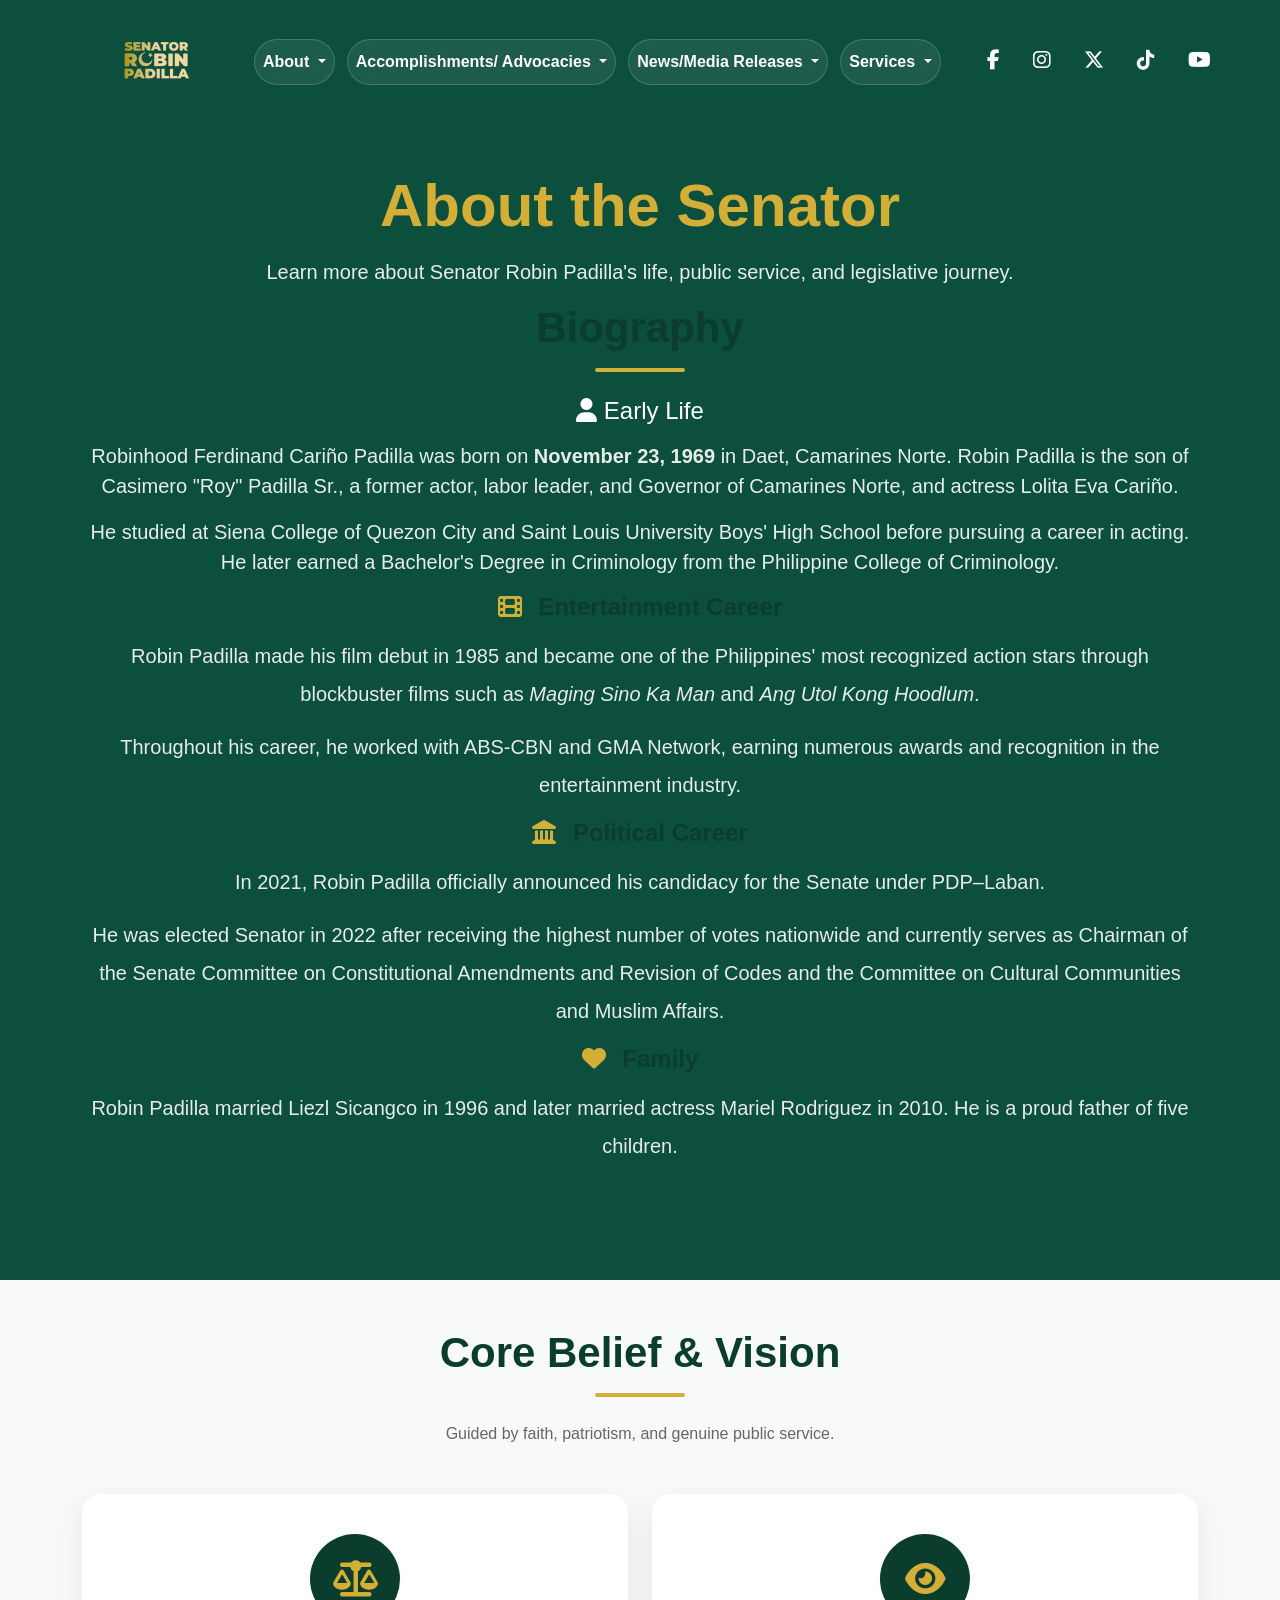
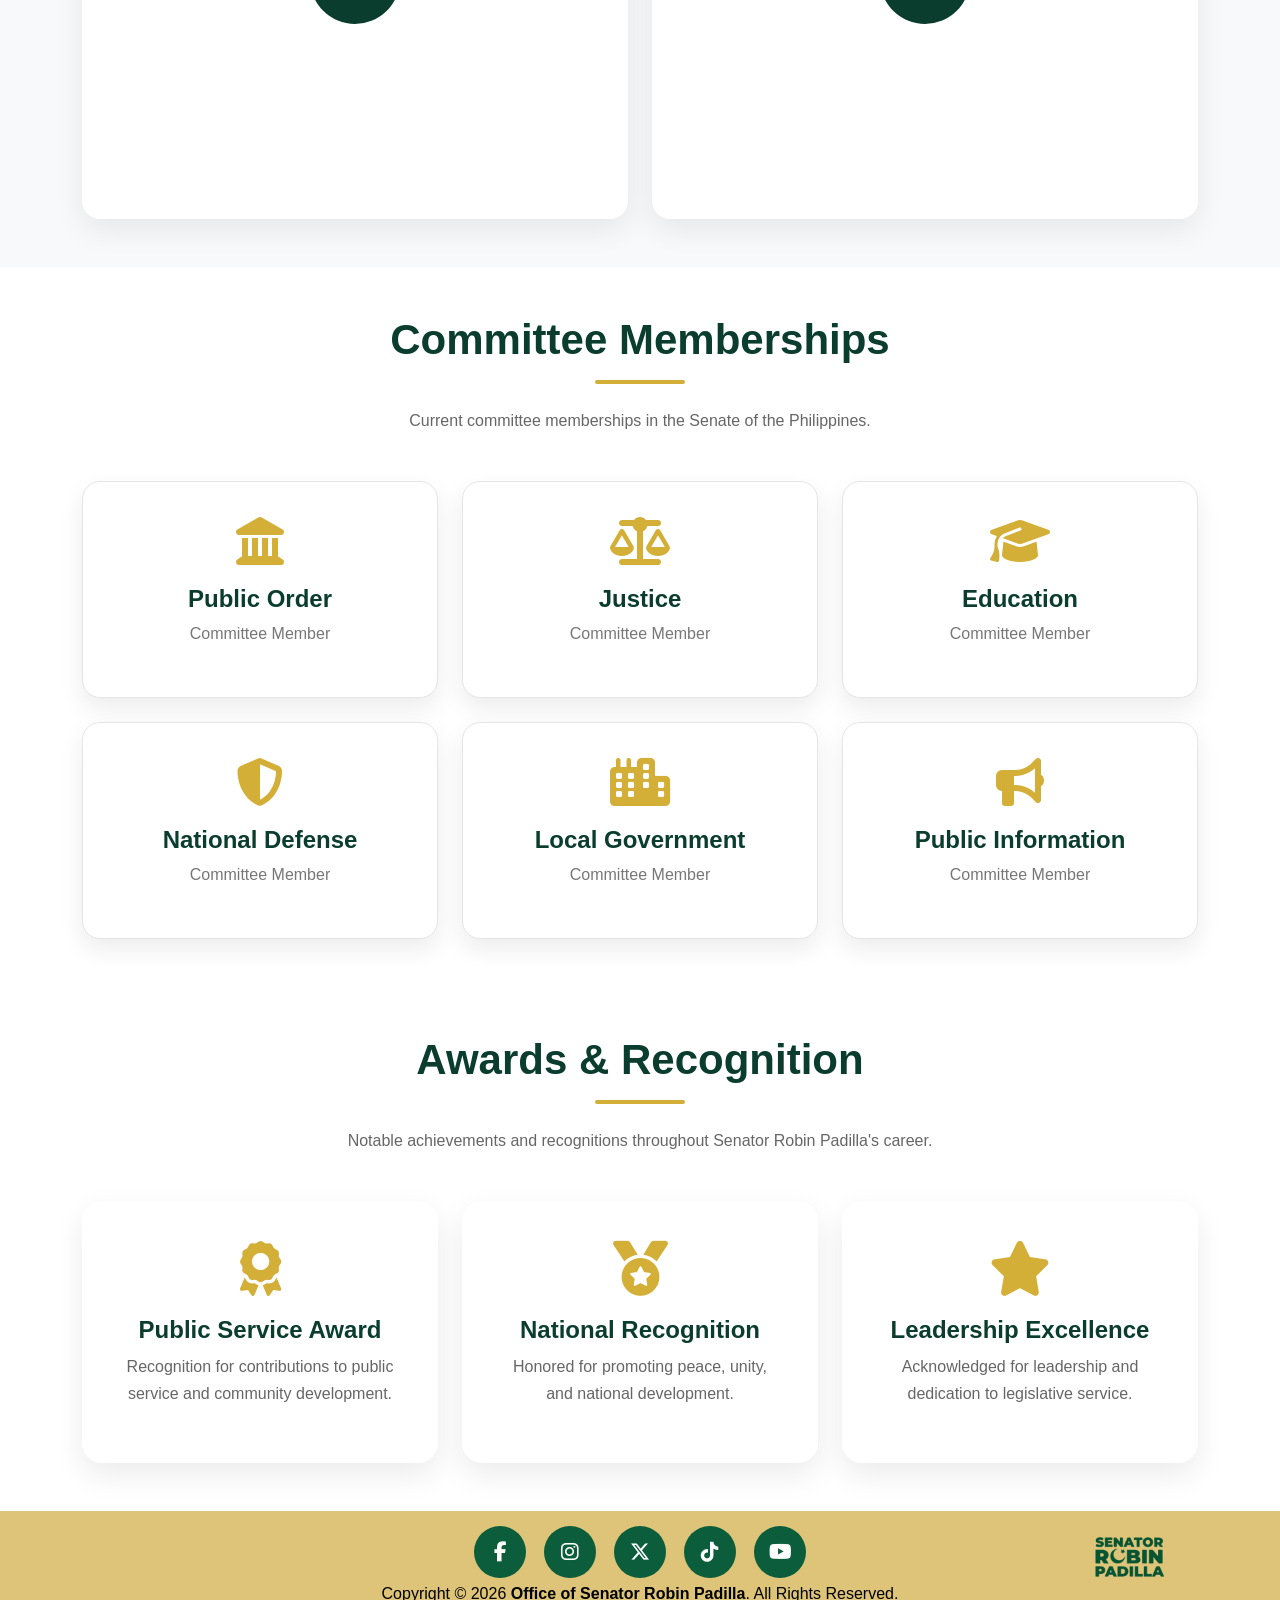
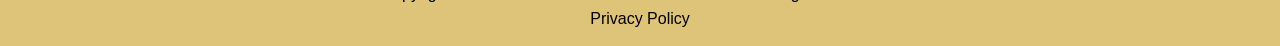
<file: about.html>
<!DOCTYPE html>
<html lang="en">
<head>

<meta charset="UTF-8">
<meta name="viewport" content="width=device-width, initial-scale=1.0">

<title>Office of Senator Robin Padilla</title>

<link href="https://cdn.jsdelivr.net/npm/bootstrap@5.3.3/dist/css/bootstrap.min.css" rel="stylesheet">

<link rel="stylesheet" href="https://cdnjs.cloudflare.com/ajax/libs/font-awesome/6.6.0/css/all.min.css">

<link href="https://fonts.googleapis.com/css2?family=League+Spartan:wght@400;500;600;700;800&display=swap" rel="stylesheet">

<link rel="stylesheet" href="https://cdn.jsdelivr.net/npm/swiper@11/swiper-bundle.min.css">

<link rel="stylesheet" href="https://unpkg.com/aos@2.3.4/dist/aos.css">

<link rel="stylesheet" href="style.css">

</head>
<script src="https://cdn.jsdelivr.net/npm/bootstrap@5.3.3/dist/js/bootstrap.bundle.min.js"></script>

<script src="https://unpkg.com/aos@2.3.4/dist/aos.js"></script>

<script src="https://cdn.jsdelivr.net/npm/swiper@11/swiper-bundle.min.js"></script>

<script>


</script>

<body>


<script src="https://cdn.jsdelivr.net/npm/swiper@11/swiper-bundle.min.js"></script>

<script>
const swiper = new Swiper(".videoSwiper", {
    loop: true,
    speed: 800,

    pagination: {
        el: ".video-pagination",
        clickable: true,
    },

    autoplay: { 
        delay: 5000,
        disableOnInteraction: false,
    },
});
</script>
    
<!-- ================= NAVBAR ================= -->

<nav class="navbar navbar-expand-lg navbar-dark fixed-top">

<div class="container">
<!-- Logo sa kanan -->
<a href="index.html" title="Home">
    <img src="images/senate-logo.png" alt="Senate Logo" class="right-logo">
</a>
<a class="navbar-brand" href="index.html">
</a>

<button class="navbar-toggler"
        data-bs-toggle="collapse"
        data-bs-target="#menu">

<span class="navbar-toggler-icon"></span>
<span class="news-badge">
    SENATE OF THE PHILIPPINES
</span>

</button>

<div class="collapse navbar-collapse" id="menu">

<ul class="navbar-nav ms-auto custom-menu">

    <li class="nav-item dropdown">
        <a class="nav-link dropdown-toggle menu-btn"
           href="#"
           role="button"
           data-bs-toggle="dropdown">
            About
        </a>

       <ul class="dropdown-menu custom-dropdown">

    <li>
        <a class="dropdown-item" href="about.html#srp">SRP: Sino si Robin Padilla?</a>
        
        </a>
    </li>

    <li>
       <a class="dropdown-item" href="about.html#biography">Biography</a>
    
    </li>

    <li>
        <a class="dropdown-item" href="about.html#vision">Core Belief & Vision</a>
        </a>
    </li>

    <li>
        <a class="dropdown-item" href="about.html#committee">Committee Memberships</a>
        </a>
    </li>

    <li>
        <a class="dropdown-item" href="about.html#awards">Awards</a>
        </a>
    </li>

    <li>
        <a class="dropdown-item" href="about.html#timeline">Career Timeline</a>
        </a>
    </li>

</ul>
    </li>

   <li class="nav-item dropdown">
    <a class="nav-link dropdown-toggle menu-btn"
       href="#"
       role="button"
       data-bs-toggle="dropdown"
       aria-expanded="false">
        Accomplishments/
        Advocacies
    </a>

<ul class="dropdown-menu">

<li>
<a class="dropdown-item" href="accomplishments.html#authored">Authored Bills</a>
</a>
</li>

<li>
<a class="dropdown-item" href="accomplishments.html#coauthored">Co-Authored Bills</a>
</a>
</li>

<li>
<a class="dropdown-item" href="accomplishments.html#laws">Bills Passed into Law</a>
</li>

<li>
<a class="dropdown-item" href="accomplishments.html#reports">Committee Reports</a>
</li>

<li>
<a class="dropdown-item" href="accomplishments.html#advocacies">Sectoral Advocacies</a>
</li>

</ul>
</li>

   <li class="nav-item dropdown">
    <a class="nav-link dropdown-toggle menu-btn"
       href="#"
       role="button"
       data-bs-toggle="dropdown"
       aria-expanded="false">
        News/Media Releases
    </a>

    <ul class="dropdown-menu">

        <li>
          <a class="dropdown-item" href="news.html#news">News</a>
        </li>

        <li>
          <a class="dropdown-item" href="news.html#press">Media Releases</a>
        </li>

        <li>
         <a class="dropdown-item" href="news.html#speeches">Speeches</a>
        </li>

        <li>
         <a class="dropdown-item" href="news.html#videos">Videos</a>
        </li>

        <li>
          <a class="dropdown-item" href="news.html#gallery">Photo Gallery</a>
        </li>

    </ul>
</li>

    <li class="nav-item dropdown">
        <a class="nav-link dropdown-toggle menu-btn"
           href="#"
           role="button"
           data-bs-toggle="dropdown">
            Services
        </a>

        <ul class="dropdown-menu">
            
             <li><a class="dropdown-item" href="services.html#medical">Medical Assistance</a></li>
            <li><a class="dropdown-item" href="services.html#education">Educational Assistance</a></li>
            <li><a class="dropdown-item" href="services.html#faq">Frequently Asked Questions</a></li>
            <li><a class="dropdown-item" href="services.html#forms">Downloadable Forms</a>
            </li>
        </ul>
    </li>

</ul>


<div class="social">

<a href="https://www.facebook.com/OfficeOfSenatorRobinPadilla" target="_blank">
    <i class="fab fa-facebook-f"></i>
</a>

<a href="https://www.instagram.com/your_username/" target="_blank">
    <i class="fab fa-instagram"></i>
</a>
<a href="https://x.com/" target="_blank">
    <i class="fab fa-x-twitter"></i>
</a>
<a href="https://www.tiktok.com/@senatorrobinpadilla" target="_blank">
    <i class="fab fa-tiktok"></i>
</a>

<a href="https://www.youtube.com/@OfficialSenatorRobinPadilla" target="_blank">
    <i class="fab fa-youtube"></i>
</a>

</a>

</div>

</div>

</div>
    
</div>

</nav>

<section class="page-banner">

    <div class="container">

        <h1>About the Senator</h1>

        <p>
            Learn more about Senator Robin Padilla's life,
            public service, and legislative journey.
        </p>

    </div>





<div class="container">

 <h2 class="section-title">
            Biography
        </h2>


        

            <h4>
                <i class="fas fa-user"></i>
                Early Life  
            </h4>

            <p>
                Robinhood Ferdinand Cariño Padilla was born on
            <strong>November 23, 1969</strong> in Daet,
            Camarines Norte.
                Robin Padilla is the son of Casimero "Roy" Padilla Sr.,
                a former actor, labor leader, and Governor of Camarines Norte,
                and actress Lolita Eva Cariño.
            </p>

            <p>
                He studied at Siena College of Quezon City and Saint Louis
                University Boys' High School before pursuing a career in acting.
                He later earned a Bachelor's Degree in Criminology from the
                Philippine College of Criminology.
            </p>

        

        <div class="bio-card">

            <h4>
                <i class="fas fa-film"></i>
                Entertainment Career
            </h4>

            <p>
                Robin Padilla made his film debut in 1985 and became one of the
                Philippines' most recognized action stars through blockbuster
                films such as <em>Maging Sino Ka Man</em> and
                <em>Ang Utol Kong Hoodlum</em>.
            </p>

            <p>
                Throughout his career, he worked with ABS-CBN and GMA Network,
                earning numerous awards and recognition in the entertainment
                industry.
            </p>

        </div>

        <div class="bio-card">

            <h4>
                <i class="fas fa-landmark"></i>
                Political Career
            </h4>

            <p>
                In 2021, Robin Padilla officially announced his candidacy for
                the Senate under PDP–Laban.
            </p>

            <p>
                He was elected Senator in 2022 after receiving the highest
                number of votes nationwide and currently serves as Chairman
                of the Senate Committee on Constitutional Amendments and
                Revision of Codes and the Committee on Cultural Communities
                and Muslim Affairs.
            </p>

        </div>

        <div class="bio-card">

            <h4>
                <i class="fas fa-heart"></i>
                Family
            </h4>

            <p>
                Robin Padilla married Liezl Sicangco in 1996 and later married
                actress Mariel Rodriguez in 2010. He is a proud father of
                five children.
            </p>

        </div>

    </div>

</div>

</div>

</section>
<!-- ================= CORE BELIEF ================= -->

<section id="vision" class="vision-section py-5">

<div class="container">

<div class="text-center mb-5">

<h2 class="section-title">
Core Belief & Vision
</h2>

<p class="section-subtitle">
Guided by faith, patriotism, and genuine public service.
</p>

</div>

<div class="row g-4">

<div class="col-md-6">

<div class="vision-card">

<div class="vision-icon">
<i class="fas fa-scale-balanced"></i>
</div>

<h3>Core Belief</h3>

<p>
To uphold justice, strengthen national unity, preserve Filipino culture,
and ensure that every Filipino has equal opportunities through effective legislation.
</p>

</div>

</div>

<div class="col-md-6">

<div class="vision-card">

<div class="vision-icon">
<i class="fas fa-eye"></i>
</div>

<h3>Vision</h3>

<p>
To build a peaceful, progressive, and inclusive Philippines where every citizen
can live with dignity, security, and hope for future generations.
</p>

</div>

</div>

</div>

</section>
<!-- ================= COMMITTEE MEMBERSHIPS ================= -->

<section id="committee" class="committee-section py-5">

<div class="container">

<div class="text-center mb-5">

<h2 class="section-title">
Committee Memberships
</h2>

<p class="section-subtitle">
Current committee memberships in the Senate of the Philippines.
</p>

</div>

<div class="row g-4">

<div class="col-md-4">
<div class="committee-card">
<i class="fas fa-landmark"></i>
<h4>Public Order</h4>
<p>Committee Member</p>
</div>
</div>

<div class="col-md-4">
<div class="committee-card">
<i class="fas fa-scale-balanced"></i>
<h4>Justice</h4>
<p>Committee Member</p>
</div>
</div>

<div class="col-md-4">
<div class="committee-card">
<i class="fas fa-graduation-cap"></i>
<h4>Education</h4>
<p>Committee Member</p>
</div>
</div>

<div class="col-md-4">
<div class="committee-card">
<i class="fas fa-shield-halved"></i>
<h4>National Defense</h4>
<p>Committee Member</p>
</div>
</div>

<div class="col-md-4">
<div class="committee-card">
<i class="fas fa-city"></i>
<h4>Local Government</h4>
<p>Committee Member</p>
</div>
</div>

<div class="col-md-4">
<div class="committee-card">
<i class="fas fa-bullhorn"></i>
<h4>Public Information</h4>
<p>Committee Member</p>
</div>
</div>

</div>

</div>

</section>
<!-- ================= AWARDS ================= -->

<section id="awards" class="awards-section py-5">

<div class="container">

<div class="text-center mb-5">

<h2 class="section-title">
Awards & Recognition
</h2>

<p class="section-subtitle">
Notable achievements and recognitions throughout Senator Robin Padilla's career.
</p>

</div>

<div class="row g-4">

<div class="col-lg-4 col-md-6">
<div class="award-card">
<i class="fas fa-award"></i>
<h4>Public Service Award</h4>
<p>Recognition for contributions to public service and community development.</p>
</div>
</div>

<div class="col-lg-4 col-md-6">
<div class="award-card">
<i class="fas fa-medal"></i>
<h4>National Recognition</h4>
<p>Honored for promoting peace, unity, and national development.</p>
</div>
</div>

<div class="col-lg-4 col-md-6">
<div class="award-card">
<i class="fas fa-star"></i>
<h4>Leadership Excellence</h4>
<p>Acknowledged for leadership and dedication to legislative service.</p>
</div>
</div>

</div>

</div>

</section>
</section>

<!-- ================= FOOTER ================= -->
<footer class="footer">

    <div class="container footer-wrapper">

        <div></div>

        <!-- Social Icons -->
        <div class="footer-socials">

            <a href="https://www.facebook.com/SenRobinhoodPadilla" class="footer-social" target="_blank">
                <i class="fab fa-facebook-f"></i>
            </a>

           <a href="https://www.instagram.com/" class="footer-social" target="_blank">
                <i class="fab fa-instagram"></i>

            <a href="https://x.com/" class="footer-social" target="_blank">
                <i class="fab fa-x-twitter"></i>
            </a>

           <a href="https://www.tiktok.com/" class="footer-social" target="_blank">
                <i class="fab fa-tiktok"></i>
            </a>

            <a href="https://www.youtube.com/" class="footer-social" target="_blank">
                <i class="fab fa-youtube"></i>
            </a>

        </div>

  <!-- Senate Logo -->
        <a href="index.html" class="footer-logo">
            <img src="images/senate-logo.png" alt="Senate Logo">
        </a>

    </div>
<div class="footer-bottom">

    <p>
        Copyright © 2026 <strong>Office of Senator Robin Padilla</strong>.
        All Rights Reserved.
    </p>

    <a href="privacy-policy.html">Privacy Policy</a>

</div>
</footer>
<script src="https://cdn.jsdelivr.net/npm/bootstrap@5.3.3/dist/js/bootstrap.bundle.min.js"></script>

<script>
document.addEventListener("DOMContentLoaded", function(){

    const backToTop = document.getElementById("backToTop");

    if(!backToTop) return;

    window.addEventListener("scroll", function(){

        if(window.scrollY > 300){
            backToTop.style.display = "flex";
        }else{
            backToTop.style.display = "none";
        }

    });

    backToTop.addEventListener("click", function(){

        window.scrollTo({
            top:0,
            behavior:"smooth"
        });

    });

});
const videoSwiper = new Swiper(".videoSwiper", {

    loop: true,

    allowTouchMove: false, // <-- idagdag ito

    navigation: {
        nextEl: ".swiper-button-next",
        prevEl: ".swiper-button-prev",
    },

    pagination: {
        el: ".swiper-pagination",
        clickable: true,
    }

});
const mainVideo=document.getElementById("mainVideo");

const items=document.querySelectorAll(".playlist-item");

items.forEach(item=>{

item.addEventListener("click",()=>{

items.forEach(i=>i.classList.remove("active"));

item.classList.add("active");

const id=item.dataset.video;

mainVideo.src="https://www.youtube.com/embed/"+id;

});

});
document.addEventListener("DOMContentLoaded", () => {

    const counters = document.querySelectorAll(".counter");

    const speed = 2000;

    const observer = new IntersectionObserver((entries) => {

        entries.forEach(entry => {

            if (!entry.isIntersecting) return;

            const counter = entry.target;
            const target = +counter.dataset.target;

            let start = 0;
            const startTime = performance.now();

            function animate(currentTime){

                const progress = Math.min((currentTime - startTime) / speed, 1);

                // Ease Out Animation
                const ease = 1 - Math.pow(1 - progress, 4);

                const value = Math.floor(ease * target);

                counter.textContent = value.toLocaleString();

                if(progress < 1){
                    requestAnimationFrame(animate);
                }else{
                    counter.textContent = target.toLocaleString();
                }

            }

            requestAnimationFrame(animate);

            observer.unobserve(counter);

        });

    },{threshold:.5});

    counters.forEach(counter=>observer.observe(counter));

});

const backToTop = document.getElementById("backToTop");

window.onscroll = function(){

    if(document.documentElement.scrollTop > 300){
        backToTop.style.display = "block";
    }else{
        backToTop.style.display = "none";
    }

};

backToTop.onclick = function(){

    window.scrollTo({
        top:0,
        behavior:"smooth"
    });

};
window.addEventListener("scroll",function(){

    const navbar=document.querySelector(".navbar");

    if(window.scrollY>50){

        navbar.classList.add("scrolled");

    }else{

        navbar.classList.remove("scrolled");

    }

});
</script>

<button id="backToTop" aria-label="Back to Top">
    <i class="fas fa-arrow-up"></i>
</button>
<script src="https://cdn.jsdelivr.net/npm/bootstrap@5.3.3/dist/js/bootstrap.bundle.min.js"></script>
</body>
</html>
</file>
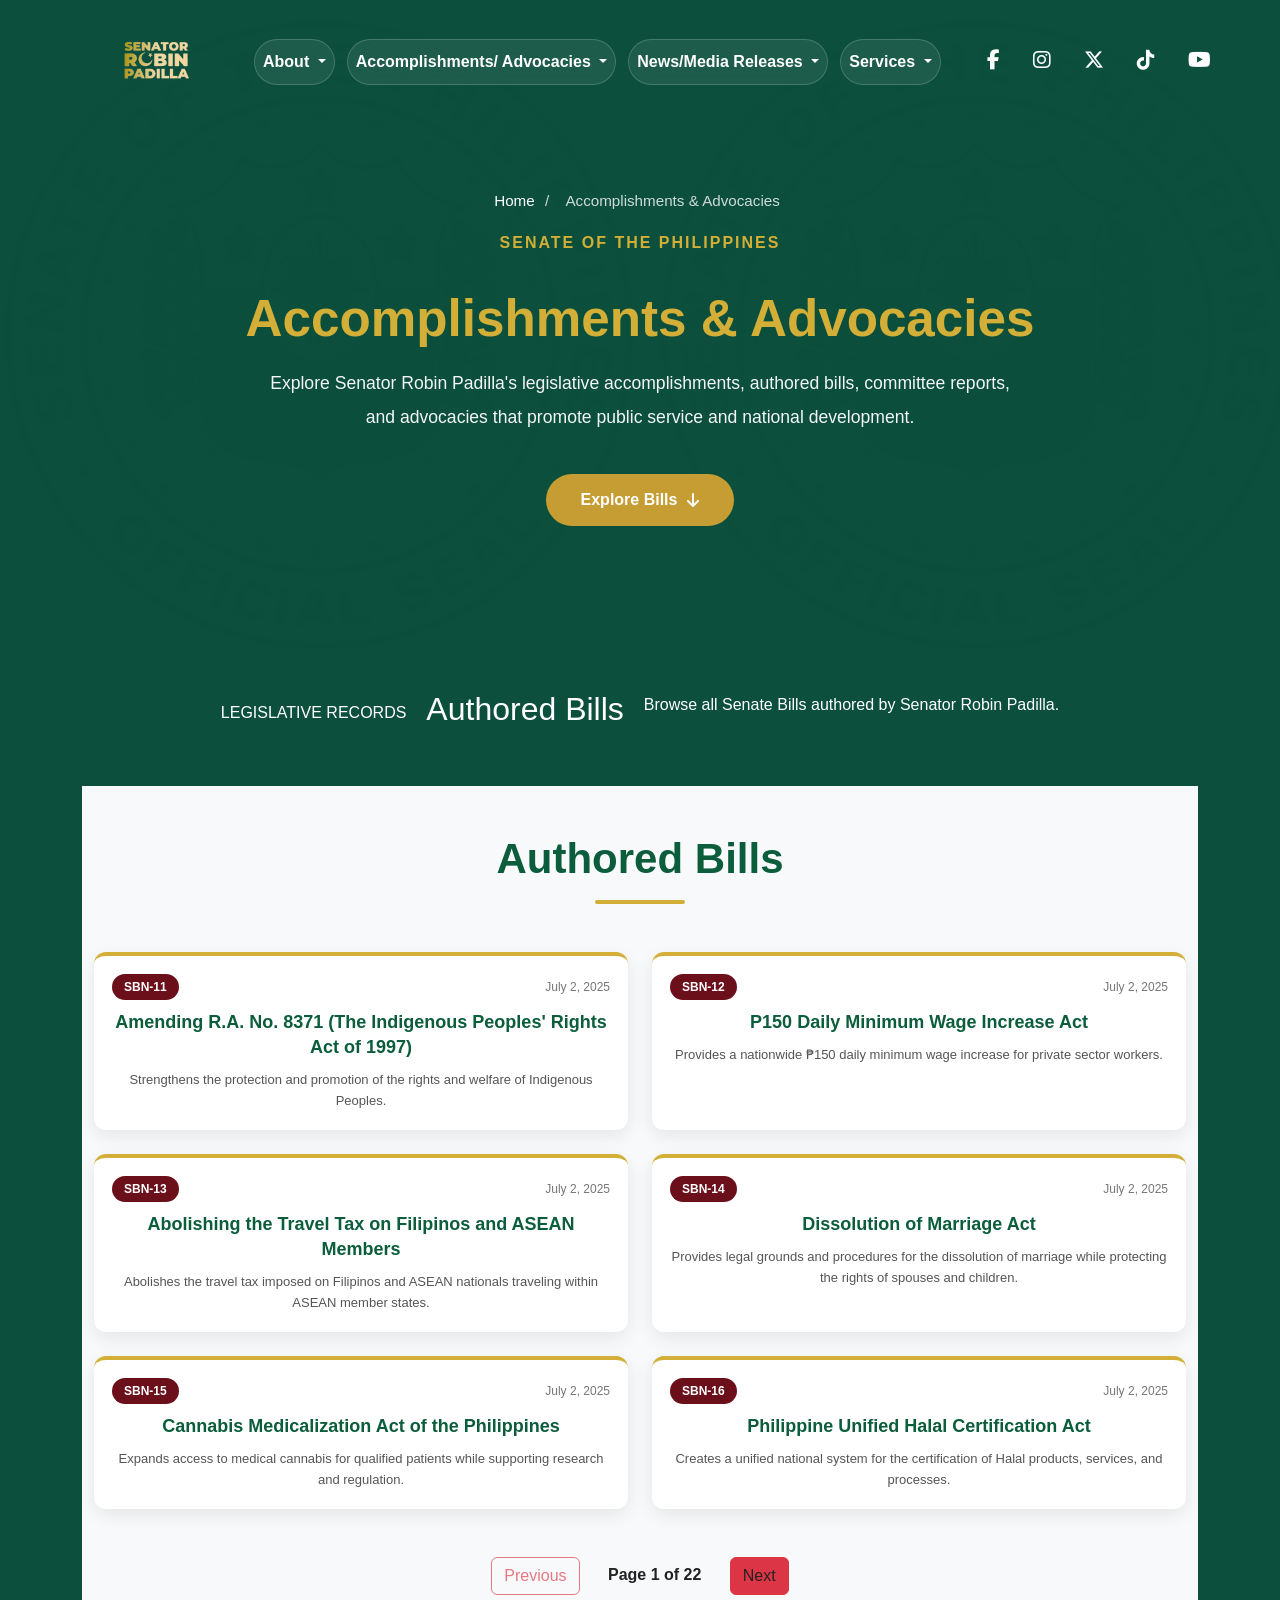
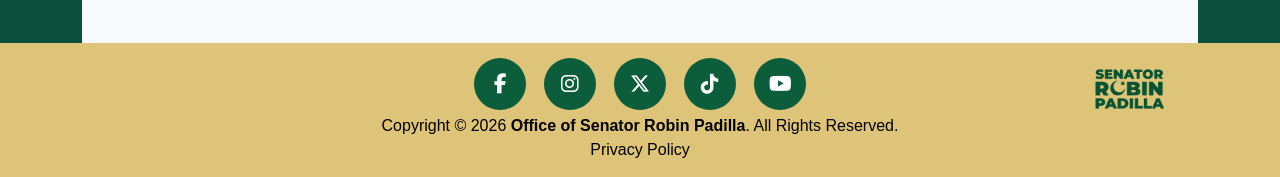
<file: accomplishments.html>
<!DOCTYPE html>
    <html lang="en">
    <head>

    <meta charset="UTF-8">
    <meta name="viewport" content="width=device-width, initial-scale=1.0">

    <title>Office of Senator Robin Padilla</title>

    <link href="https://cdn.jsdelivr.net/npm/bootstrap@5.3.3/dist/css/bootstrap.min.css" rel="stylesheet">

    <link rel="stylesheet" href="https://cdnjs.cloudflare.com/ajax/libs/font-awesome/6.6.0/css/all.min.css">

    <link href="https://fonts.googleapis.com/css2?family=League+Spartan:wght@400;500;600;700;800&display=swap" rel="stylesheet">

    <link rel="stylesheet" href="https://cdn.jsdelivr.net/npm/swiper@11/swiper-bundle.min.css">

    <link rel="stylesheet" href="https://unpkg.com/aos@2.3.4/dist/aos.css">

    <link rel="stylesheet" href="style.css">

    </head>
    <script src="https://cdn.jsdelivr.net/npm/bootstrap@5.3.3/dist/js/bootstrap.bundle.min.js"></script>

    <script src="https://unpkg.com/aos@2.3.4/dist/aos.js"></script>

    <script src="https://cdn.jsdelivr.net/npm/swiper@11/swiper-bundle.min.js"></script>

    <script>


    </script>

    <body>


    <script src="https://cdn.jsdelivr.net/npm/swiper@11/swiper-bundle.min.js"></script>

    <script>
    const swiper = new Swiper(".videoSwiper", {
        loop: true,
        speed: 800,

        pagination: {
            el: ".video-pagination",
            clickable: true,
        },

        autoplay: { 
            delay: 5000,
            disableOnInteraction: false,
        },
    });
    </script>
        
    <!-- ================= NAVBAR ================= -->

    <nav class="navbar navbar-expand-lg navbar-dark fixed-top">

    <div class="container">
    <!-- Logo sa kanan -->
    <a href="index.html" title="Home">
        <img src="images/senate-logo.png" alt="Senate Logo" class="right-logo">
    </a>
    <a class="navbar-brand" href="index.html">
    </a>

    <button class="navbar-toggler"
            data-bs-toggle="collapse"
            data-bs-target="#menu">

    <span class="navbar-toggler-icon"></span>
    <span class="news-badge">
        SENATE OF THE PHILIPPINES
    </span>

    </button>

    <div class="collapse navbar-collapse" id="menu">

    <ul class="navbar-nav ms-auto custom-menu">

        <li class="nav-item dropdown">
            <a class="nav-link dropdown-toggle menu-btn"
            href="#"
            role="button"
            data-bs-toggle="dropdown">
                About
            </a>

        <ul class="dropdown-menu custom-dropdown">

        <li>
            <a class="dropdown-item" href="about.html#srp">SRP: Sino si Robin Padilla?</a>
            
            </a>
        </li>

        <li>
        <a class="dropdown-item" href="about.html#biography">Biography</a>
        
        </li>

        <li>
            <a class="dropdown-item" href="about.html#vision">Core Belief & Vision</a>
            </a>
        </li>

        <li>
            <a class="dropdown-item" href="about.html#committee">Committee Memberships</a>
            </a>
        </li>

        <li>
            <a class="dropdown-item" href="about.html#awards">Awards</a>
            </a>
        </li>

        <li>
            <a class="dropdown-item" href="about.html#timeline">Career Timeline</a>
            </a>
        </li>

    </ul>
        </li>

    <li class="nav-item dropdown">
        <a class="nav-link dropdown-toggle menu-btn"
        href="#"
        role="button"
        data-bs-toggle="dropdown"
        aria-expanded="false">
            Accomplishments/
            Advocacies
        </a>

    <ul class="dropdown-menu">

    <li>
    <a class="dropdown-item" href="accomplishments.html#authored">Authored Bills</a>
    </a>
    </li>

    <li>
    <a class="dropdown-item" href="accomplishments.html#coauthored">Co-Authored Bills</a>
    </a>
    </li>

    <li>
    <a class="dropdown-item" href="accomplishments.html#laws">Bills Passed into Law</a>
    </li>

    <li>
    <a class="dropdown-item" href="accomplishments.html#reports">Committee Reports</a>
    </li>

    <li>
    <a class="dropdown-item" href="accomplishments.html#advocacies">Sectoral Advocacies</a>
    </li>

    </ul>
    </li>

    <li class="nav-item dropdown">
        <a class="nav-link dropdown-toggle menu-btn"
        href="#"
        role="button"
        data-bs-toggle="dropdown"
        aria-expanded="false">
            News/Media Releases
        </a>

        <ul class="dropdown-menu">

            <li>
            <a class="dropdown-item" href="news.html#news">News</a>
            </li>

            <li>
            <a class="dropdown-item" href="news.html#press">Media Releases</a>
            </li>

            <li>
            <a class="dropdown-item" href="news.html#speeches">Speeches</a>
            </li>

            <li>
            <a class="dropdown-item" href="news.html#videos">Videos</a>
            </li>

            <li>
            <a class="dropdown-item" href="news.html#gallery">Photo Gallery</a>
            </li>

        </ul>
    </li>

        <li class="nav-item dropdown">
            <a class="nav-link dropdown-toggle menu-btn"
            href="#"
            role="button"
            data-bs-toggle="dropdown">
                Services
            </a>

            <ul class="dropdown-menu">
                
                <li><a class="dropdown-item" href="services.html#medical">Medical Assistance</a></li>
                <li><a class="dropdown-item" href="services.html#education">Educational Assistance</a></li>
                <li><a class="dropdown-item" href="services.html#faq">Frequently Asked Questions</a></li>
                <li><a class="dropdown-item" href="services.html#forms">Downloadable Forms</a>
                </li>
            </ul>
        </li>

    </ul>


    <div class="social">

    <a href="https://www.facebook.com/OfficeOfSenatorRobinPadilla" target="_blank">
        <i class="fab fa-facebook-f"></i>
    </a>

    <a href="https://www.instagram.com/your_username/" target="_blank">
        <i class="fab fa-instagram"></i>
    </a>
    <a href="https://x.com/" target="_blank">
        <i class="fab fa-x-twitter"></i>
    </a>
    <a href="https://www.tiktok.com/@senatorrobinpadilla" target="_blank">
        <i class="fab fa-tiktok"></i>
    </a>

    <a href="https://www.youtube.com/@OfficialSenatorRobinPadilla" target="_blank">
        <i class="fab fa-youtube"></i>
    </a>

    </a>

    </div>

    </div>

    </div>
        
    </div>

    </nav>
   
    <section class="page-banner accomplishments-banner">

        <div class="container">

            <nav class="banner-breadcrumb">
                <a href="index.html">Home</a>
                <span>/</span>
                <span>Accomplishments & Advocacies</span>
            </nav>

            <span class="section-label">
                SENATE OF THE PHILIPPINES
            </span>

            <h1>
                Accomplishments & Advocacies
            </h1>

            <p>
                Explore Senator Robin Padilla's legislative accomplishments,
                authored bills, committee reports, and advocacies that
                promote public service and national development.
            </p>

            <a href="#authored" class="scroll-btn">
                Explore Bills
                <i class="fa-solid fa-arrow-down"></i>
            </a>

        </div>

    </section>

    <section id="authored" class="content-section">

    <div class="container">

    <div class="text-center">

    <span class="section-label">

    </span>
    <div class="section-heading">

        <span>LEGISLATIVE RECORDS</span>

        <h2>Authored Bills</h2>

        <p>
            Browse all Senate Bills authored by Senator Robin Padilla.
        </p>

    </div>
    <!-- =========================AUTHORED BILLS========================= -->

    <section class="authored-bills py-5">
        <div class="container">

            <h2 class="section-title text-center mb-5">
                Authored Bills
            </h2>

            <div id="bills-container" class="row g-4"></div>

    <!-- Pagination -->
    <div class="text-center mt-5">
        <button id="prevBtn" class="btn btn-outline-danger me-2">Previous</button>

        <span id="pageInfo" class="fw-bold mx-3"></span>

        <button id="nextBtn" class="btn btn-danger ms-2">Next</button>
    </div>

        
    </div>
            </div>

        </div>
    </section>

    <!-- ================= FOOTER ================= -->
    <footer class="footer">

        <div class="container footer-wrapper">

            <div></div>

            <!-- Social Icons -->
            <div class="footer-socials">

                <a href="https://www.facebook.com/SenRobinhoodPadilla" class="footer-social" target="_blank">
                    <i class="fab fa-facebook-f"></i>
                </a>

            <a href="https://www.instagram.com/" class="footer-social" target="_blank">
                    <i class="fab fa-instagram"></i>

                <a href="https://x.com/" class="footer-social" target="_blank">
                    <i class="fab fa-x-twitter"></i>
                </a>

            <a href="https://www.tiktok.com/" class="footer-social" target="_blank">
                    <i class="fab fa-tiktok"></i>
                </a>

                <a href="https://www.youtube.com/" class="footer-social" target="_blank">
                    <i class="fab fa-youtube"></i>
                </a>

            </div>

    <!-- Senate Logo -->
            <a href="index.html" class="footer-logo">
                <img src="images/senate-logo.png" alt="Senate Logo">
            </a>

        </div>
    <div class="footer-bottom">

        <p>
            Copyright © 2026 <strong>Office of Senator Robin Padilla</strong>.
            All Rights Reserved.
        </p>

        <a href="privacy-policy.html">Privacy Policy</a>

    </div>
    </footer>

    <script src="https://cdn.jsdelivr.net/npm/bootstrap@5.3.3/dist/js/bootstrap.bundle.min.js"></script>

    <script>
    document.addEventListener("DOMContentLoaded", function () {

        const counters = document.querySelectorAll(".counter");

        counters.forEach(counter => {

            const target = +counter.getAttribute("data-target");
            let count = 0;

            const updateCounter = () => {

                const increment = Math.ceil(target / 100);

                if (count < target) {

                    count += increment;

                    if (count > target) count = target;

                    counter.innerText = count;

                    requestAnimationFrame(updateCounter);

                }

            };

            updateCounter();

        });

    });
    const videoSwiper = new Swiper(".videoSwiper", {

        loop: true,

        allowTouchMove: false, // <-- idagdag ito

        navigation: {
            nextEl: ".swiper-button-next",
            prevEl: ".swiper-button-prev",
        },

        pagination: {
            el: ".swiper-pagination",
            clickable: true,
        }

    });
    const mainVideo=document.getElementById("mainVideo");

    const items=document.querySelectorAll(".playlist-item");

    items.forEach(item=>{

    item.addEventListener("click",()=>{

    items.forEach(i=>i.classList.remove("active"));

    item.classList.add("active");

    const id=item.dataset.video;

    mainVideo.src="https://www.youtube.com/embed/"+id;

    });

    });
    document.addEventListener("DOMContentLoaded", () => {

        const counters = document.querySelectorAll(".counter");

        const speed = 2000;

        const observer = new IntersectionObserver((entries) => {

            entries.forEach(entry => {

                if (!entry.isIntersecting) return;

                const counter = entry.target;
                const target = +counter.dataset.target;

                let start = 0;
                const startTime = performance.now();

                function animate(currentTime){

                    const progress = Math.min((currentTime - startTime) / speed, 1);

                    // Ease Out Animation
                    const ease = 1 - Math.pow(1 - progress, 4);

                    const value = Math.floor(ease * target);

                    counter.textContent = value.toLocaleString();

                    if(progress < 1){
                        requestAnimationFrame(animate);
                    }else{
                        counter.textContent = target.toLocaleString();
                    }

                }

                requestAnimationFrame(animate);

                observer.unobserve(counter);

            });

        },{threshold:.5});

        counters.forEach(counter=>observer.observe(counter));

    });
    window.addEventListener("scroll",function(){

    const navbar=document.querySelector(".navbar");

    if(window.scrollY>50){

        navbar.classList.add("scrolled");

    }else{

        navbar.classList.remove("scrolled");

    }

});
    </script>


    <script src="js/bills.js"></script>
    </body>
    </html>
</file>
<file: style.css>
/* ===============================
    GLOBAL
    =================================*/

    *{
        margin:0;
        padding:0;
        box-sizing:border-box;
        font-family:'Poppins',sans-serif;
    }

    html{
        scroll-behavior:smooth;
    }

    body{
        background:#0b4f3c;
        color:#fff;
    }

    /* ===============================
   PREMIUM TRANSPARENT NAVBAR
=================================*/

.navbar{

    position:fixed;

    top:0;

    left:0;

    width:100%;

    z-index:9999;

    background:transparent;

    box-shadow:none;

    transition:.35s;

    padding:20px 0;

}
.navbar.scrolled{

    background:#0b4f3c;

    box-shadow:0 10px 30px rgba(0,0,0,.18);

    padding:4px 0;

}
    .logo{
        color:#d8b55b !important;
        font-size:32px;
        font-weight:800;
    }

   .nav-link{
    color:#fff !important;
    font-weight:900;
    margin:0 6px;

    padding:10px 18px;
    border-radius:999px;

    background:rgba(255,255,255,.08);
    border:1px solid rgba(255,255,255,.18);

    backdrop-filter:blur(10px);
    -webkit-backdrop-filter:blur(10px);

    transition:.35s;
}

.nav-link:hover,
.nav-link:focus,
.nav-item:hover>.nav-link{
    background:rgba(255,255,255,.18);
    color:#fff !important;
    border-color:rgba(255,255,255,.35);
}

    /* Dropdown Animation */
    .dropdown-menu{
        display:block;
        opacity:0;
        visibility:hidden;
        transform:translateY(20px);
        transition:all .35s ease;
        margin-top:12px;
        border:none;
        min-width:260px;
        background:#fff;
        border-radius:15px;
        box-shadow:0 15px 40px rgba(0,0,0,.15);
    }

    /* Show Dropdown */
    .dropdown:hover>.dropdown-menu,
    .dropdown-menu.show{
        opacity:1;
        visibility:visible;
        transform:translateY(0);
    }

    /* Dropdown Items */
    .dropdown-item{
        position:relative;
        overflow:hidden;
    }

    .dropdown-item::before{
        content:"";
        position:absolute;
        left:0;
        top:0;
        width:4px;
        height:100%;
        background:#d8b55b;
        transform:scaleY(0);
        transition:.3s;
    }

    .dropdown-item:hover::before{
        transform:scaleY(1);
    }

    /* Remove Bootstrap Arrow Animation */
    .dropdown-toggle::after{
        transition:.3s;
    }

    /* Rotate Arrow */
    .dropdown.show .dropdown-toggle::after,
    .dropdown:hover .dropdown-toggle::after{
        transform:rotate(180deg);
    }

    /* Navbar Button */
    .menu-btn{
    position:relative;
    font-weight:600;
    color:#fff !important;
}

    .social{
        margin-left:25px;
    }

    .social i{
        color:white;
        margin-left:15px;
        font-size:20px;
        cursor:pointer;
    }

    .social i:hover{
        color:#d8b55b;
    }

    /* ===============================
    HERO
    =================================*/

    .hero{
        min-height:100vh;
        display:flex;
        align-items:center;
        position:relative;
        overflow:hidden;

        background:#0b4f3c;
    }

    .hero::before{
        content:"";
        position:absolute;
        inset:0;

        background:url(images/TR1.jpg) center center;
    background-repeat:no-repeat;
    background-size:cover;


        opacity:.12;   /* 0.05 - 0.20 depende sa gusto mo */
        z-index:0;
    }
    
    

    .hero > *{
        position:relative;
        z-index:1;
    }

    .hero-img{
        animation: heroZoom 2s ease;
        transition:0.5s;
    }

    .hero-img:hover{
        transform:scale(1.03);
    }

    @keyframes heroZoom{
        from{
            opacity:0;
            transform:scale(1.12);
        }
        to{
            opacity:1;
            transform:scale(1);
        }
    }

    .hero-text h1{
        font-size: 88px;      /* dating 90px */
        font-weight: 500;     /* manipis */
        line-height: 78px;
        margin-bottom: 20px;
        font-family: "Poppins", sans-serif;
    }

    .gold{
        color: #d8b55b;
        font-size: 110px;      /* dating 110px */
        font-weight: 600;
    }

    .gold{

    color:#d8b55b;

    font-size:110px;

    }

    .hero-text p{

    font-size:22px;

    line-height:40px;

    max-width:650px;

    margin-bottom:35px;

    }
    .hero-text{
        margin-left:80px;
        opacity:0;
        animation:slideRight 1.2s forwards;
        animation-delay:.8s;
    }

    @keyframes slideRight{
        from{
            opacity:0;
            transform:translateX(80px);
        }
        to{
            opacity:1;
            transform:translateX(0);
        }
    }
    /* ===============================
    BUTTON
    =================================*/

    .learn-btn{

    display:inline-flex;

    align-items:center;

    gap:8px;

    padding:6px 12px;

    border:2px solid #d8b55b;

    border-radius:30px;

    text-decoration:none;

    color:#d8b55b;
    font-size: 12px;
    font-weight:300;

    transition:.3s;

    }

    .learn-btn:hover{

    background:#d8b55b;

    color:#06382c;

    }

    .play{

    width:28px;

    height:28px;

    background:#d8b55b;

    color:#06382c;

    display:flex;

    align-items:center;

    justify-content:center;

    border-radius:50%;

    font-size:12px;

    }

    /* ===============================
    SERVICES
    =================================*/

    .services{

    background:#fff;

    padding:100px 0;

    color:#222;

    }

    .services h2{

    text-align:center;

    font-size:40px;

    margin-bottom:60px;

    font-weight:700;

    }

    .service-box{

    background:white;

    border-radius:20px;

    padding:40px;

    text-align:center;

    box-shadow:0 15px 30px rgba(0,0,0,.1);

    transition:.3s;

    height:100%;

    }

    .service-box:hover{

    transform:translateY(-10px);

    }

    .service-box i{

    font-size:50px;

    color:#0b4f3c;

    margin-bottom:20px;

    }

    .service-box h4{

    font-size:20px;

    font-weight:600;

    }

    /* ===============================
    FOOTER
    =================================*/

    footer{

    background:#06382c;

    padding:25px;

    text-align:center;

    color:white;

    }

    /* ===============================
    MOBILE
    =================================*/

    @media(max-width:991px){

    .hero{

    padding-top:120px;

    text-align:center;

    }

    .hero-text h1{

    font-size:60px;

    line-height:60px;

    }

    .gold{

    font-size:70px;

    }

    .hero-image img{

    width:100%;
    max-width:550px;
    height:auto;
    display:block;

}
@media (max-width:768px){

.hero-image img{

    max-width:320px;

}

}
    .hero-text p{

    font-size:18px;

    line-height:30px;

    }

    .social{

    display:none;

    }

    }/* ===============================
    NEWS
    =================================*/

    .news{
        background:#f4f4f4;
        padding:100px 0;
    }

    .news h2{
        text-align:center;
        font-size:42px;
        color:#06382c;
        margin-bottom:50px;
        font-weight:700;
    }

    .news-card{

    border-radius:20px;

    overflow:hidden;

    background:white;

    box-shadow:0 15px 40px rgba(0,0,0,.12);

    transition:.4s;

    height:100%;

    }

    .news-card:hover{

    transform:translateY(-10px);

    }

    .news-card img{

    height:220px;

    width:100%;

    object-fit:cover;

    }

    .news-content{

    padding:25px;

    }

    .news-content small{

    color:#888;

    }

    .news-content h4{

    margin-top:10px;

    font-weight:700;

    color:#0B5D3B;

    }
    /* ===== HERO BANNER ===== */

    .hero-banner{

    text-align:center;

}

.hero-img{

    width:100%;
    max-width:550px;
    height:auto;
    display:block;
    margin:auto;

}
    .hero-banner{
        display: flex;
        justify-content: center;
        align-items: center;
        padding:0;
    }

    .hero-banner{
        width:150%;
        display:flex;
        justify-content:center;
        align-items:center;
    }
    .hero{
        overflow: hidden;
    }
    .hero-banner img{
        width:95%;
        max-width:1500px;
        animation:floatHero 5s ease-in-out infinite;
    }

    @keyframes floatHero{
        0%,100%{
            transform:translateY(0);
        }
        50%{
            transform:translateY(-12px);
        }
    }
    .hero-banner img{
        animation:heroEntrance 1.2s ease-out;
    }

    @keyframes heroEntrance{
        from{
            opacity:0;
            transform:scale(.92) translateY(30px);
        }
        to{
            opacity:1;
            transform:scale(1) translateY(0);
        }
    }
    .hero-banner img{
        filter:drop-shadow(0 15px 35px rgba(0,0,0,.25));
    }
    .hero-banner{
        margin-top: 80px;   /* palakihin o liitan ang value */
    }margin-top: 50px;
    margin-top: 80px;
    margin-top: 100px;
    margin-top: 120px;
    .top-right-logo{
        position: absolute;
        top: 10px;
        right: 20px;
    }

    .top-right-logo img{
        width: 70px;
        height: auto;
    }.social{
        display:flex;
        align-items:center;
        gap:18px;
    }

    .right-logo{
        width:150px;
        height:auto;
        transition:0.3s ease;
    }

    .right-logo:hover{
            transform:scale(1.08);
        }
    }.news-image{
        width:100%;
        max-width:2000px;
        display:block;
        margin: 50px auto;
        border-radius: 20px;
        box-shadow:0 8px 20px rgba(0,0,0,.2);
        transition:0.4s;
    }

    .news-image:hover{
        transform:scale(1.03);
    }/* ===== NEWS PAGE ===== */

    .news-banner img{

    width:100%;

    height:450px;

    object-fit:cover;

    }

    .news-title{

    font-size:42px;

    font-weight:bold;

    margin-bottom:20px;

    }

    .news-date{

    font-size:18px;

    color:#777;

    margin-bottom:30px;

    }

    .gallery{

    width:100%;

    height:250px;

    object-fit:cover;

    border-radius:15px;

    transition:.4s;

    cursor:pointer;

    margin-bottom:20px;

    }

    .gallery:hover{

    transform:scale(1.05);

    box-shadow:0 15px 35px rgba(0,0,0,.25);

    }/* NEWS HERO */

    .hero-news{

    position:relative;

    }

    .hero-news img{

    width:100%;

    height:500px;

    object-fit:cover;

    }

    .hero-overlay{

    position:absolute;

    top:0;

    left:0;

    width:100%;

    height:100%;

    background:rgba(0,0,0,.45);

    display:flex;

    flex-direction:column;

    justify-content:center;

    align-items:center;

    color:#fff;

    }

    .hero-overlay h1{

    font-size:50px;

    font-weight:bold;

    text-align:center;

    }

    .hero-overlay p{

    font-size:22px;

    }

    /* Gallery */
.gallery-section{
    position:relative;
    padding:100px 0;
    background:
        linear-gradient(rgba(248,250,252,.97), rgba(248,250,252,.97)),
        url("images/senate-pattern.png");
    background-size:220px;
    overflow:hidden;
}

.gallery-section::before{
    content:"";
    position:absolute;
    top:-120px;
    right:-120px;
    width:320px;
    height:320px;
    border-radius:50%;
    background:rgba(212,175,55,.08);
}

.gallery-section::after{
    content:"";
    position:absolute;
    bottom:-150px;
    left:-150px;
    width:350px;
    height:350px;
    border-radius:50%;
    background:rgba(11,107,67,.08);
}
    .gallery{

    width:100%;

    height:250px;

    object-fit:cover;

    border-radius:15px;

    transition:.4s;

    cursor:pointer;

    }

    .gallery:hover{

    transform:scale(1.05);

    box-shadow:0 15px 35px rgba(0,0,0,.25);

    }/* PHOTO GALLERY */

    .gallery{
        width:100%;
        height:250px;
        object-fit:cover;
        border-radius:15px;
        transition:all .5s ease;
        cursor:pointer;
        box-shadow:0 5px 15px rgba(0,0,0,.2);
    }

    .gallery:hover{
        transform:scale(1.08);
        box-shadow:0 20px 40px rgba(0,0,0,.4);
    }
    .hero-title{
        opacity:0;
        transform:translateX(-100px);
        animation:slideLeft 1.4s ease forwards;
    }.hero-title{
        font-family: "League Spartan", sans-serif;
        font-size: 88px;
        font-weight: 700;
        line-height: .95;
        letter-spacing: -2px;
        color: #fff;
    }

    .hero-title .gold{
        color: #DEC478;
        font-size: inherit;
        font-weight: 700;
    }   

    @keyframes slideLeft{

        from{
            opacity:0;
            transform:translateX(-100px);
        }

        to{
            opacity:1;
            transform:translateX(0);
        }

    }
    #latest-news{
        padding-top: 0;
        margin-top: 0;
    }

    .news-badge{

        display:inline-block;

        background:#C8A23A;

        color:#fff;

        padding:6px 16px;

        border-radius:30px;

        font-size:12px;

        font-weight:700;

        letter-spacing:1px;

        margin-bottom:15px;

    }
    .news-image{
        width: 100%;
        display: block;
        margin: 0;
        border-radius: 0; /* optional kung gusto hanggang gilid */
    }.container-fluid{
        padding-left: 0 !important;
        padding-right: 0 !important;
    }

    /* Section */
    #latest-news{
    position:relative;
    background:#ffffff;
    padding:60px 0;
    overflow:hidden;
}

/* Para nasa ibabaw ang content */
#latest-news .container{
    position:relative;
    z-index:2;
}

/* Large Diamond - Top Left */
#latest-news::before{
    content:"";
    position:absolute;

    width:420px;
    height:420px;

    background:rgba(11,93,67,.08);

    transform:rotate(45deg);

    top:-180px;
    left:-180px;

    border-radius:35px;
}

/* Large Diamond - Bottom Right */
#latest-news::after{
    content:"";
    position:absolute;

    width:500px;
    height:500px;

    background:rgba(25,135,84,.07);

    transform:rotate(45deg);

    bottom:-220px;
    right:-220px;

    border-radius:40px;
}

    /* News Card */
    .news-card{
        max-width:400px;
        margin:auto;

        background:#fff;

        border-radius:18px;

        overflow:hidden;

        box-shadow:0 10px 30px rgba(0,0,0,.10);

        transition:.45s ease;

        border-top:5px solid #C8A23A; /* Gold */

        height:100%;
    }

    .news-card:hover{

        transform:translateY(-10px);

        box-shadow:0 20px 45px rgba(0,0,0,.18);

    }

    /* Image */
    .news-card img{

        width:100%;
        height:220px;   /* Liit nang kaunti */

        object-fit:cover;

        transition:.5s;
    }

    .news-card:hover img{

        transform:scale(1.08);

    }

    /* Content */

    .news-content{

        padding:25px;

    }

    .news-content h4{

        font-size:20px;

        font-weight:800;

        text-transform:uppercase;

        color:#114B36;

    }

    .news-content p{

        color:#666;

        line-height:1.8;

        font-size:15px;

    }

    /* Button */

    .news-content .btn{

        border-radius:50px;

        padding:10px 24px;

        font-weight:600;

        transition:.4s;

        background:#C8A23A;

        border:none;

    }

    .news-content .btn:hover{

        background:#C8A23A;

        color:#fff;

        transform:translateX(6px);

    }

    @keyframes zoomIn{
        from{
            opacity:0;
            transform:scale(.95);
        }
        to{
            opacity:1;
            transform:scale(1);
        }
    }.slider-container{
        width:100%;
        overflow:hidden;
        position:relative;
        padding:35px 0;
        background:#0b5d43;
    }.slider-container{
        margin-top:-5px;      /* pwede mong gawing -10px o -15px */
        padding-top:0;
    }

    /* Fade sa gilid */
    .slider-container::before,
    .slider-container::after{
        content:"";
        position:absolute;
        top:0;
        width:120px;
        height:100%;
        z-index:20;
        pointer-events:none;
    }

    .slider-container::before{
        left:0;
        background:linear-gradient(to right,#0b5d43,transparent);
    }

    .slider-container::after{
        right:0;
        background:linear-gradient(to left,#0b5d43,transparent);
    }

    /* Animation */
    .slider-track{
        display:flex;
        align-items:center;
        width:max-content;
        animation:slideMove 65s linear infinite;
    }

    .slider-container:hover .slider-track{
        animation-play-state:paused;
    }

    /* Diagonal Panels */
    .panel{

        width:300px;
        height:340px;

        overflow:hidden;
        position:relative;
        flex-shrink:0;

        margin-left:-55px;

        clip-path:polygon(
            12% 0,
            100% 0,
            88% 100%,
            0 100%
        );

        border:3px solid #D4AF37;   /* Gold */
        box-shadow:0 10px 30px rgba(0,0,0,.25);

        transition:.4s;
    }

    .panel:first-child{
        margin-left:0;
    }

    /* White diagonal divider */
    .panel::after{

        content:"";

        position:absolute;

        top:0;
        right:-2px;

        width:6px;
        height:100%;

        background:white;

        transform:skewX(-18deg);

        z-index:5;

    }

    .panel img{

        width:100%;
        height:100%;

        object-fit:cover;

        transition:.6s;

    }

    .panel:hover{

        transform:scale(1.05);

        border-color:#FFD700;

        box-shadow:
            0 20px 45px rgba(0,0,0,.35),
            0 0 20px rgba(212,175,55,.4);

        z-index:10;

    }

    .panel:hover img{

        transform:scale(1.08);

    }

    @keyframes slideMove{

        from{
            transform:translateX(0);
        }

        to{
            transform:translateX(-50%);
        }

    }

    .videoSwiper .swiper-pagination{
        position: absolute;
        top: -30px;
        bottom: auto;
        width: 100%;
    }
    .videoSwiper{
        position: relative;
        max-width:620px;
        margin-left:-40px;
    }
    
    .videoSwiper{
            width:100%;
            height:520px;
            overflow:hidden;
        }


    .videoSwiper .swiper-slide{
        display:flex;
        justify-content:center;
        align-items:center;
    }

    .videoSwiper iframe{
        width:100%;
        height:430px;
        border-radius:15px;
    }

    .video-pagination{
        text-align:center;
        margin-bottom:20px;
    }

    .video-pagination .swiper-pagination-bullet{
        width:14px;
        height:14px;
        background:white;
        opacity:.5;
        margin:0 6px;
    }

    .video-pagination .swiper-pagination-bullet-active{
        background:#D4AF37;
        opacity:1;
        transform:scale(1.3);
    }

    .video-list{
        display:flex;
        flex-direction:column;
        gap:15px;
        margin-top:20px;
        
    }

    .video-item{
        background:#ffffff10;
        color:#fff;
        padding:15px;
        border-radius:10px;
        cursor:pointer;
        transition:.3s;
    }

    .video-item:hover{
        background:#D4AF37;
        color:#000;
    }

    .swiper-button-next,
    .swiper-button-prev{

        color:#D8B55B;

    }

    .swiper-pagination{
        position:relative;
        margin-top:20px;
        text-align:center;
    }

    .swiper-pagination-bullet{
        width:12px;
        height:12px;
        background:#ffffff;
        opacity:.5;
    }

    .swiper-pagination-bullet-active{
        width:28px;
        border-radius:20px;
        background:#d4af37;
        opacity:1;
    }
    /* ===== Glass Transparent Dropdown ===== */

    .navbar .dropdown-menu{

        background:rgba(6,56,44,.88); /* transparent dark green */

        backdrop-filter:blur(18px);
        -webkit-backdrop-filter:blur(18px);

        border:1px solid rgba(212,181,91,.25);

        border-radius:18px;

        padding:10px;

        min-width:300px;

        box-shadow:0 15px 40px rgba(0,0,0,.35);

        margin-top:12px;

        animation:dropdownFade .35s ease;

    }

    /* Menu Items */

    .navbar .dropdown-item{

        color:#fff;

        font-size:16px;

        font-weight:500;

        padding:12px 18px;

        border-radius:10px;

        transition:.3s;

    }

    /* Hover */

    .navbar .dropdown-item:hover{

        background:rgba(212,181,91,.18);

        color:#D8B55B;

        padding-left:28px;

    }

    /* Active */

    .navbar .dropdown-item:active{

        background:#D8B55B;

        color:#06382c;

    }

    /* Fade Animation */

    @keyframes dropdownFade{

        from{
            opacity:0;
            transform:translateY(12px);
        }

        to{
            opacity:1;
            transform:translateY(0);
        }

    }.dropdown-item:not(:last-child){
        border-bottom:1px solid rgba(255,255,255,.08);
    }.word{
        display:inline-block;
        opacity:0;
    }

    /* Padilla - unang lalabas */
    .padilla{
        animation:fadeUp .8s ease forwards;
        animation-delay:0.2s;
    }

    /* Robin - pangalawa */
    .robin{
        animation:fadeUp .8s ease forwards;
        animation-delay:0.8s;
    }

    /* Sino si - huli */
    .sino{
        animation:fadeUp .8s ease forwards;
        animation-delay:1.4s;
    }

    @keyframes fadeUp{
        from{
            opacity:0;
            transform:translateY(40px);
        }
        to{
            opacity:1;
            transform:translateY(0);
        }
    }
    /* ABOUT PAGE */

    /* ABOUT HERO */

    .page-hero h1{
        font-size:52px;
        font-weight:800;
        margin-bottom:15px;
    }

    .page-hero p{
        font-size:20px;
        max-width:700px;
        margin:auto;
    }

    /* ABOUT SECTION */

    .about-page{
        padding:80px 0;
    }

    .about-page:nth-child(even){
        background:#f8f9fa;
    }

    .about-page h2{
        color:#006837;
        font-weight:700;
        margin-bottom:25px;
    }

    .about-page p{
        line-height:1.9;
        text-align:justify;
    }
    .content-section{

    position:relative;

    overflow:hidden;

    }

    .content-section::before{

    content:"";

    position:absolute;

    inset:0;

    background:url(images/senate-pattern.png) center no-repeat;

    background-size:420px;

    opacity:.04;

    pointer-events:none;

    }

    .section-title{

    font-size:42px;

    font-weight:700;

    color:#0B5D3B;

    }
    .section-title::after{

    content:"";

    display:block;

    width:90px;

    height:4px;

    background:#D4AF37;

    margin:15px auto;

    border-radius:20px;

    }
    .section-subtitle{

    color:#D4AF37;

    margin-bottom:40px;

    }
    .records-subtitle{
        color:#d4af37;
        text-shadow:0 1px 3px rgba(0,0,0,.25);
        font-size:18px;
        font-weight:500;
        letter-spacing:.8px;
    }
    .records-section{
        padding: 35px 0;
        background:linear-gradient(135deg,#0c5b36,#234736);
        color:#fff;
        position:relative;
        overflow:hidden;
    }

    .records-section h2{
        margin-bottom:25px;
        font-size:42px;
        font-weight:700;
        color:#DEC478;
    }

    .records-section p{
        color:#ddd;
        
    }

    .record-card{
        cursor:pointer;

        position:relative;

        overflow:hidden;
        background:rgba(245, 244, 244, 0.08);
        border:1px solid rgba(250, 248, 248, 0.15);
        backdrop-filter:blur(12px);
        border-radius:20px;
        padding:22px 18px;
        transition:.35s;
        height:100%;

    }
    .record-card::before{
        content: "";

        position: absolute;
        inset: 0;


        opacity: .08;

        filter: brightness(0) invert(1);

        pointer-events: none;
    }
    .record-card::after{

        content:"";

        position:absolute;

        top:-100%;

        left:-100%;

        width:100%;

        height:100%;

        background:linear-gradient(
            120deg,
            transparent,
            rgba(255,255,255,.18),
            transparent
        );

        transform:rotate(25deg);

        transition:.8s;

    }

    .record-card:hover::after{

        top:100%;

        left:100%;

    }

    .record-card:hover{

        transform:translateY(-12px) scale(1.03);

    }
    .record-card{
    background: #fff;
    border-radius: 15px;
    padding: 35px 20px;
    box-shadow: 0 10px 30px rgba(0,0,0,.08);
    transition: .3s;
}

.record-card:hover{
    transform: translateY(-8px);
    box-shadow: 0 15px 40px rgba(0,0,0,.12);
}

    .record-card i{
        font-size:36px;
        color:#D4AF37;
        margin-bottom:20px;
    }

    .counter{

        color:#D4AF37;

        text-shadow:

        0 0 5px rgba(212,175,55,.25),

        0 0 15px rgba(212,175,55,.2);

    }

    .record-card:hover .record-icon{

        animation:bounce .8s;

    }

    @keyframes bounce{

    0%{

    transform:scale(1);

    }

    40%{

    transform:scale(1.18);

    }

    70%{

    transform:scale(.95);

    }

    100%{

    transform:scale(1);

    }

    }

    .record-card h5{
    margin-top:15px;
    font-weight:600;
    color:#0B5D3B;
}
/*LAtest News Section*/
    .latest-videos{
        margin-top: 60px;
        position:relative;

    background:#fff;

    overflow:hidden;

}
/* Lahat ng content nasa ibabaw */
.latest-videos .container{
    position:relative;
    z-index:2;
}

/* Diamond 1 */
.latest-videos::before{
    content:"";

    position:absolute;

    inset:0;

    background:url(images/latest-news-pattern.svg);

    background-size:cover;

    background-repeat:no-repeat;

    z-index:0;

}


/* Diamond 2 */
.latest-videos::after{
    content:"";
    position:absolute;
    width:520px;
    height:520px;
    background:rgba(1, 134, 92, 0.04);

    transform:rotate(45deg);

    bottom:-250px;
    right:-180px;

    border-radius:30px;
}
  .video-wrapper{
    display:flex;
    flex-direction:column;
    height:620px; /* Pareho sa picture */
}

    .videoSwiper{
        border-radius:18px;
        overflow:hidden;
    }

    .videoSwiper iframe{
        width:100%;
        height:340px;
        border-radius:15px;
    }

    /* Arrows */
    .swiper-button-next,
    .swiper-button-prev{
        color:#D4AF37;
        background:rgba(0,0,0,.45);
        width:50px;
        height:50px;
        border-radius:50%;
    }

    .swiper-button-next::after,
    .swiper-button-prev::after{
        font-size:20px;
        font-weight:bold;
    }

    /* Dots */
    .swiper-pagination{
        bottom:10px !important;
    }

    .swiper-pagination-bullet{
        width:12px;
        height:12px;
        background:#fff;
        opacity:.5;
    }

    .swiper-pagination-bullet-active{
        background:#D4AF37;
        opacity:1;
        transform:scale(1.3);
    }
    .videoSwiper{
        width:100%;
        height:100%;
    }

    .videoSwiper iframe{
        width:100%;
        height:350px;
        border:none;
        border-radius:15px;
    }

    .video-list{
        width:100%;
        display:flex;
        flex-direction:column;
        justify-content:space-between;
    }

    .video-item{
        background:rgba(255,255,255,.08);
        padding:18px;
        border-radius:10px;
        cursor:pointer;
        transition:.3s;
        color:#fff;
    }

    .video-item:hover{
        background:#D4AF37;
        color:#000;
    }
    .main-video iframe{

    width:100%;

    height:420px;

    border:none;

    border-radius:15px;

    }

    .playlist{

    display:flex;

    flex-direction:column;

    gap:15px;

    }

    /* Playlist Card */
.playlist-item{
    display:flex;
    gap:15px;
    align-items:center;

    background:#ffffff;
    border:1px solid #dfe5e2;
    border-radius:16px;

    padding:15px;
    margin-bottom:15px;

    cursor:pointer;
    transition:.35s;

    box-shadow:0 8px 20px rgba(0,0,0,.08);
}

/* Hover */
.playlist-item:hover{
    background:#0B5D43;
    transform:translateX(8px);
    box-shadow:0 15px 30px rgba(0,0,0,.15);
}

/* Active Video */
.playlist-item.active{
    background:#0B5D43;
    border-left:6px solid #D4AF37;
}

/* Video Title */
.playlist-item h6{
    color:#0B5D43;
    font-size:17px;
    font-weight:700;
    margin-bottom:6px;
    transition:.3s;
}

/* Subtitle */
.playlist-item small{
    color:#666;
    font-size:14px;
    transition:.3s;
}

/* Hover & Active Text */
.playlist-item:hover h6,
.playlist-item.active h6,
.playlist-item:hover small,
.playlist-item.active small{
    color:#fff;
}

/* Play Icon */
.thumb i{
    color:#D4AF37;
    font-size:42px;
}

.playlist-item:hover .thumb i,
.playlist-item.active .thumb i{
    color:#FFD700;
}
    .thumb{
        position:relative;
    }

    .thumb i{

        position:absolute;

        top:50%;

        left:50%;

        transform:translate(-50%,-50%);

        font-size:45px;

        color:white;

        opacity:.9;

        transition:.3s;

    }

    .playlist-item:hover .thumb i{

        color:#D4AF37;

        transform:translate(-50%,-50%) scale(1.2);

    }
    .main-video iframe{

        width:100%;

        height:420px;

        border:none;

        border-radius:20px;

        box-shadow:0 20px 40px rgba(0,0,0,.25);

    }
    /*================ ABOUT HERO ================*/

    .about-hero{

        min-height:100vh;

        display:flex;

        align-items:center;

        background:
        linear-gradient(rgba(0,0,0,.65),rgba(0,0,0,.65)),
        url("images/about-bg.jpg") center/cover;

        color:#fff;

        padding-top:120px;

    }

    .hero-subtitle{

        color:#D4AF37;

        font-weight:700;

        letter-spacing:2px;

        text-transform:uppercase;

    }

    .about-hero h1{

        font-size:58px;

        font-weight:800;

        margin:20px 0;

    }

    .about-hero p{

        font-size:20px;

        line-height:1.8;

        margin-bottom:35px;

    }

    .about-hero-img{

        max-height:650px;

    }

    @media(max-width:991px){

    .about-hero{

    text-align:center;

    padding:150px 20px 80px;

    }

    .about-hero h1{

    font-size:40px;

    }

    .about-hero-img{

    margin-top:40px;

    max-height:450px;

    }

    }
    /*================ ABOUT HERO ================*/

    .about-hero{

        min-height:100vh;

        display:flex;

        align-items:center;

        background:
        linear-gradient(rgba(0,0,0,.65),rgba(0,0,0,.65)),
        url("images/about-bg.jpg") center/cover;

        color:#fff;

        padding-top:120px;

    }

    .hero-subtitle{

        color:#D4AF37;

        font-weight:700;

        letter-spacing:2px;

        text-transform:uppercase;

    }

    .about-hero h1{

        font-size:58px;

        font-weight:800;

        margin:20px 0;

    }

    .about-hero p{

        font-size:20px;

        line-height:1.8;

        margin-bottom:35px;

    }

    .about-hero-img{

        max-height:650px;

    }

    @media(max-width:991px){

    .about-hero{

    text-align:center;

    padding:150px 20px 80px;

    }

    .about-hero h1{

    font-size:40px;

    }

    .about-hero-img{

    margin-top:40px;

    max-height:450px;

    }

    }
    /*================ BIOGRAPHY =================*/

    .bio-section{
    background:#ffffff;
}

    .bio-item{
    background:transparent;
    border:none;
    border-radius:0;
    box-shadow:none;
    padding:0;
}



    .bio-card h4{

        color:#0b3d2e;

        font-weight:700;

        margin-bottom:15px;

    }

    .bio-card i{

        color:#d4af37;

        margin-right:10px;

    }

    .bio-card p{

        color:#fffdfd;

        line-height:1.9;

        margin-bottom:15px;

    }

    .biography-img{

        border-radius:20px;

        box-shadow:0 25px 50px rgba(0,0,0,.18);

        transition:.4s;

    }

    .biography-img:hover{

        transform:scale(1.03);

    }

    .lead{

        color:#444;

        font-size:20px;

        margin-bottom:30px;

    }

    .section-label{

        display:inline-block;

        color:#D4AF37;

        font-weight:700;

        letter-spacing:2px;

        margin-bottom:15px;

    }

    .section-title{

        font-size:42px;

        font-weight:800;

        color:#006837;

        margin-bottom:25px;

    }

    .biography-section p{

        font-size:18px;

        line-height:1.9;

        text-align:justify;

        color:#444;

    }

    @media(max-width:990px){

    .biography-section{

    text-align:center;

    }

    .biography-section p{

    text-align:left;

    }

    .section-title{

    font-size:32px;

    margin-top:25px;

    }

    }
    /* ================= PAGE BANNER ================= */

    .page-banner{

        background:
        linear-gradient(rgba(6,32,62,.80), rgba(6,32,62,.85)),
        url(images/latest-news-pattern.svg)

        background-size:cover;
        background-position:center;

        padding:170px 0 100px;

        color:#fff;

        text-align:center;

    }

    .page-banner h1{

        font-size:60px;

        font-weight:800;

        color:#d4af37;

    }

    .page-banner p{

        font-size:20px;

        margin-top:15px;

        opacity:.9;

    }
    @media (max-width:768px){

.page-banner{

    min-height: 420px;

    background-position: center center;

}

}
    /* ================= VISION ================= */

    .vision-section{

        background:#f8f9fa;

    }

    .vision-card{

        background:#fff;

        padding:40px;

        border-radius:18px;

        text-align:center;

        box-shadow:0 10px 30px rgba(0,0,0,.08);

        transition:.35s;

        height:100%;

    }

    .vision-card:hover{

        transform:translateY(-10px);

    }

    .vision-icon{

        width:90px;

        height:90px;

        margin:auto;

        background:#0b3d2e;

        border-radius:50%;

        display:flex;

        justify-content:center;

        align-items:center;

        color:#d4af37;

        font-size:36px;

        margin-bottom:25px;

    }

    .section-title{

        font-size:42px;

        font-weight:700;

        color:#0b3d2e;

    }

    .section-subtitle{

        color:#666;

    }
    /* ================= COMMITTEE ================= */

    .committee-section{

        background:#ffffff;

    }

    .committee-card{

        background:#fff;

        border:1px solid #e5e5e5;

        border-radius:18px;

        padding:35px;

        text-align:center;

        transition:.35s;

        box-shadow:0 10px 25px rgba(0,0,0,.08);

        height:100%;

    }

    .committee-card:hover{

        transform:translateY(-8px);

        border-color:#d4af37;

    }

    .committee-card i{

        font-size:48px;

        color:#d4af37;

        margin-bottom:20px;

    }

    .committee-card h4{

        color:#0b3d2e;

        font-weight:700;

    }

    .committee-card p{

        color:#777;

    }
    /* ================= AWARDS ================= */

    .awards-section{

        position:relative;

        background:#ffffff;

        overflow:hidden;

    }

    .awards-section::before{

        content:"";

        position:absolute;

        inset:0;

        background:url("images/senate-pattern.png") center no-repeat;

        background-size:450px;

        opacity:.04;

        pointer-events:none;

    }

    .award-card{

        background:#fff;

        border-radius:20px;

        padding:40px;

        text-align:center;

        box-shadow:0 12px 30px rgba(0,0,0,.08);

        transition:.35s;

        height:100%;

    }

    .award-card:hover{

        transform:translateY(-10px);

        box-shadow:0 18px 35px rgba(0,0,0,.12);

    }

    .award-card i{

        font-size:55px;

        color:#d4af37;

        margin-bottom:20px;

    }

    .award-card h4{

        color:#0b3d2e;

        font-weight:700;

    }

    .award-card p{

        color:#666;

        line-height:1.7;

    }
    #biography{

        background:#ffffff;

        color:#222;

    }

    #biography p{

        color:#555;

        line-height:1.8;

    }

    #biography h2{

        color:#0b3d2e;

        font-weight:700;

    }
    /* BIOGRAPHY FIX */

    #biography,
    .biography-section{

        background:#fff !important;
        color:#222 !important;

    }

    #biography h2,
    #biography h3,
    #biography h4{

        color:#0b3d2e !important;

    }

    #biography p,
    #biography li{

        color:#555 !important;

    }

    #biography .card{

        background:#fff;
        color:#222;

    }
    /* =====================================
    BIOGRAPHY SECTION
    ===================================== */

    .biography-section{

        background:#ffffff;
        color:#222;
        padding:100px 0;

    }

    .biography-section *{

        color:#333;

    }

    .biography-section .section-label{

        color:#d4af37 !important;

        font-weight:700;

        letter-spacing:2px;

        text-transform:uppercase;

    }

    .biography-section .section-title{

        color:#0b3d2e !important;

        font-size:42px;

        font-weight:800;

    }

    .biography-section .lead{

        color:#555 !important;

    }

    .biography-section p{

        color:#555 !important;

        line-height:1.9;

    }

    .biography-section h4{

        color:#0b3d2e !important;

    }

    .biography-section i{

        color:#d4af37 !important;

    }
    /*==================================================
 HERO BANNER
==================================================*/

.accomplishments-banner{

    position:relative;

    padding:190px 0 140px;

    color:#fff;

    text-align:center;

    overflow:hidden;

}

.accomplishments-banner::before{

    content:"";

    position:absolute;

    inset:0;

    background:

    linear-gradient(rgba(0,40,20,.75),rgba(0,40,20,.80)),

    url(images/latest-news-pattern.svg)

    background-size:cover;

    background-position:center;

    z-index:-2;

}

.accomplishments-banner::after{

    content:"";

    position:absolute;

    inset:0;

    background:url(images/senate-pattern.png);

    opacity:.08;

    z-index:-1;

}

.banner-breadcrumb{

    margin-bottom:18px;

    font-size:.95rem;

}

.banner-breadcrumb a{

    color:#fff;

    text-decoration:none;

}

.banner-breadcrumb span{

    opacity:.8;

    margin:0 6px;

}

.accomplishments-banner h1{

    font-size:3.2rem;

    font-weight:800;

    margin:18px 0;

}

.accomplishments-banner p{

    max-width:760px;

    margin:auto;

    font-size:1.1rem;

    line-height:1.9;

    opacity:.95;

}

.scroll-btn{

    display:inline-flex;

    align-items:center;

    gap:10px;

    margin-top:40px;

    padding:14px 35px;

    border-radius:50px;

    background:#C59D32;

    color:#fff;

    text-decoration:none;

    font-weight:700;

    transition:.35s;

}

.scroll-btn:hover{

    transform:translateY(-4px);

    color:#fff;

    background:#0D5C3D;

}
    .bill-card{
        background:#fff;
        border-radius:12px;
        padding:18px;
        border-top:4px solid #D4AF37;
        box-shadow:0 6px 18px rgba(0,0,0,.08);
        transition:.3s;
        height:100%;
    }

    .bill-card:hover{
        transform:translateY(-5px);
        box-shadow:0 12px 25px rgba(0,0,0,.12);
    }

    .bill-header{
        display:flex;
        justify-content:space-between;
        align-items:center;
        margin-bottom:10px;
        flex-wrap:wrap;
    }

    .bill-number{
        background:#6b0f1a;
        color:#fff !important;
        padding:4px 12px;
        border-radius:20px;
        font-size:12px;
        font-weight:700;
    }

    .bill-date{
        font-size:12px;
        color:#777 !important;
    }

    .bill-title{
        font-size:18px;
        color:#0B5D3B !important;
        font-weight:700;
        line-height:1.4;
        margin-bottom:10px;
    }

    .bill-short-title{
        font-size:13px;
        color:#D4AF37 !important;
        margin-bottom:8px;
    }

    .bill-description{
        font-size:13px;
        color:#555 !important;
        line-height:1.6;
        margin-bottom:0;
    }
    .search-wrapper{

    max-width:700px;

    margin:50px auto;

    position:relative;

}

.search-wrapper i{

    position:absolute;

    left:20px;

    top:50%;

    transform:translateY(-50%);

    color:#888;

}

.search-wrapper input{

    padding:18px 20px 18px 55px;

    border-radius:50px;

    border:none;

    box-shadow:0 10px 30px rgba(0,0,0,.08);

    font-size:1rem;

}
    .news-card{

    transition:.4s;

    }

    .news-card:hover{

    transform:translateY(-12px);

    }

    .news-card img{

    transition:.5s;

    }

    .news-card:hover img{

    transform:scale(1.08);

    }
    .news-section{

    position:relative;

    padding-top:80px;

    border-top:4px solid #C59D32;

}

    .news-section::before{

    content:"";

    position:absolute;

    inset:0;

    background:url(images/senate-pattern.png);

    background-size:450px;

    opacity:.04;

    pointer-events:none;

    }
    .news-toolbar{

    background:#ffffff;

    padding:40px 0;

    }

    #searchNews{

    border-radius:40px;

    padding:14px 22px;

    font-size:16px;

    border:2px solid #d4af37;

    box-shadow:none;

    }

    #searchNews:focus{

    border-color:#0B5D3B;

    }
    .video-card{

    border:3px solid rgba(216,181,91,.25);

}

.photoSlider{

    border:3px solid rgba(216,181,91,.25);

}

    .video-card:hover{

    transform:translateY(-10px);

    }

    .video-card iframe{

    width:100%;

    height:220px;

    border:none;

    }
    .gallery-card{

    overflow:hidden;

    border-radius:15px;

    }

    .gallery-card img{

    width:100%;

    height:220px;

    object-fit:cover;

    transition:.5s;

    cursor:pointer;

    }

    .gallery-card:hover img{

    transform:scale(1.08);

    }
    .video-card-body{

    padding:20px;

    }
    .filter-btn{

    background:white;

    border:2px solid #d4af37;

    color:#0B5D3B;

    padding:12px 25px;

    border-radius:40px;

    margin:5px;

    transition:.35s;

    font-weight:600;

    }

    .filter-btn:hover{

    background:#d4af37;

    color:white;

    }

    .filter-btn.active{

    background:#0B5D3B;

    color:white;

    border-color:#0B5D3B;

    }
    .breaking-news{

    display:flex;

    align-items:center;

    background:#d4af37;

    color:white;

    font-weight:600;

    height:48px;

    overflow:hidden;

    }

    .breaking-news .label{

    background:#0B5D3B;

    padding:0 25px;

    height:48px;

    display:flex;

    align-items:center;

    font-weight:bold;

    }

    .breaking-news marquee{

    padding-left:20px;

    }
    /* ==========================================
    RESPONSIVE DESIGN
    ========================================== */

    @media (max-width:991px){

        /* Navbar */
        .navbar{
            padding:10px;
        }

        .right-logo{
            width:70px;
        }

        .navbar-nav{
            text-align:center;
        }

        .social{
            justify-content:center;
            margin:20px 0;
        }

        /* Hero */
    .hero{
        position: relative;
        overflow: hidden;
    }



    .hero > *{
        position: relative;
        z-index: 1;
    }
    .hero .container,
    .hero-banner{
        position: relative;
        z-index: 1;
    }
        .hero-banner{
            width:100%;
            margin-top:20px;
        }

        .hero-banner img{
            width:90%;
        }

        .hero-title{
            font-size:52px;
            line-height:1;
            letter-spacing:0;
        }

        .gold{
            font-size:52px;
        }

        .hero-text p{
            font-size:16px;
        }

        /* Records */

        .records-section .col{
            flex:0 0 50%;
            max-width:50%;
        }

        /* Cards */

        .news-card{
            margin-bottom:25px;
        }

        /* Playlist */

        .playlist-item{
            flex-direction:column;
            text-align:center;
        }

        .playlist-item img{
            width:100%;
        }

    /* ===============================
    CONTACT SECTION
    ================================= */

    .contact-section{
        background:#f8f9fa;
        padding:80px 0;
    }

    .contact-title{
        font-family:"Arial Black", Gadget, sans-serif;
        color:#DEC478;
        font-size:60px;
        font-weight:normal;
        text-transform:uppercase;
        letter-spacing:3px;
    }
    .contact-title::after{
        content:"";
        display:block;
        width:90px;
        height:4px;
        background:#DEC478;
        margin:15px auto 0;
        border-radius:5px;
    }
    @media(max-width:768px){

        .contact-title{
            font-size:38px;
            letter-spacing:0px;
        }

    }

    .send-btn{
    background:#198754 !important;
    color:#fff !important;
    border:none !important;
    

    padding:15px 45px !important;
    border-radius:50px !important;

    font-size:16px !important;
    font-weight:700 !important;

    display:inline-flex !important;
    align-items:center;
    justify-content:center;
    gap:10px;

    text-transform:uppercase;
}

.send-btn i{
    color:#fff !important;
}

.send-btn:hover{
    background:#157347 !important;
    color:#fff !important;
}
    .contact-subtitle{
        color:#6c757d;
        max-width:650px;
        margin:0 auto;
        line-height:1.8;
        font-size:18px;
    }

    .contact-card{
        background:#fff;
        padding:40px;
        border-radius:18px;
        box-shadow:0 15px 40px rgba(0,0,0,.08);
    }

    .contact-card .form-control{
        border-radius:12px;
        padding:15px 18px;
        border:1px solid #ddd;
        box-shadow:none;
    }

    .contact-card .form-control:focus{
        border-color:#d4af37;
        box-shadow:0 0 0 .2rem rgba(212,175,55,.2);
    }

    .attach-btn{
        display:inline-block;
        padding:12px 18px;
        border:2px dashed #d4af37;
        border-radius:12px;
        cursor:pointer;
        color:#06203e;
        transition:.3s;
    }

    .attach-btn:hover{
        background:#d4af37;
        color:#fff;
    }

    .contact-card .btn{
        border-radius:12px;
        font-weight:600;
        font-size:18px;
    }

    @media (max-width:768px){

        .contact-title{
            font-size:32px;
        }

        .contact-card{
            padding:25px;
        }

    }

        /* Search */

        #searchNews{
            margin-top:20px;
        }

        .filter-btn{
            width:100%;
            margin-bottom:10px;
        }

    }@media (max-width:576px){

    .hero-title{

    font-size:40px;

    }

    .gold{

    font-size:40px;

    }

    .section-title{

    font-size:30px;

    }

    .records-section .col{

    max-width:100%;

    flex:0 0 100%;

    }

    .news-content{

    padding:18px;

    }

    .main-video iframe{

    height:220px;

    }

    .playlist-item img{

    height:auto;

    }

    .hero-banner img{

    width:100%;

    }

    .learn-btn{

    font-size:13px;

    padding:10px 18px;

    }

    }
    /* ===== AUTHORED BILLS FIX ===== */

    .authored-bills{
        background:#f8f9fa;
        color:#222;
        padding:80px 0;
    }

    .authored-bills *{
        color:inherit;
    }

    .authored-bills .section-title{
        color:#0B5D3B !important;
    }

    .bill-card{
        background:#fff !important;
        color:#222 !important;
    }

    .bill-card h4{
        color:#0B5D3B !important;
    }

    .bill-card p{
        color:#555 !important;
    }

    .bill-card strong{
        color:#D4AF37 !important;
    }

    .bill-number{
        color:#fff !important;
    }

    .bill-date{
        color:#777 !important;
    }
    .contact-title{
    font-family:'Bebas Neue',sans-serif;
    font-size:5.2rem;
    letter-spacing:4px;
    color:#DEC478;
    text-transform:uppercase;
    text-align:center;
    line-height:1;
}
/* ================= FOOTER ================= */

.footer{
    background:#D4AF37;   /* Gold */
     padding:18px 0 12px;
}

.footer-socials{
     margin-bottom:14px;
    display:flex;
    justify-content:center;
    align-items:center;
    gap:18px;
}

.footer-social{
    width:52px;
    height:52px;

    display:flex;
    justify-content:center;
    align-items:center;

    background:#0B5D3B;      /* Dark Green */
    color:#fff;

    border-radius:50%;
    text-decoration:none;

    font-size:35px;

    transition:.35s;
}

.footer-social:hover{
    background:#ffffff;
    color:#0B5D3B;
    transform:translateY(-5px) scale(1.1);
    box-shadow:0 10px 20px rgba(0,0,0,.2);
}

.footer{
    background:#DEC478;
    padding:15px 0;
}

.footer-wrapper{
    position:relative;
    display:flex;
    justify-content:center;
    align-items:center;
}

/* Social icons nasa gitna */
.footer-socials{
    display:flex;
    gap:18px;
}

.footer-social{
    width:52px;
    height:52px;
    display:flex;
    justify-content:center;
    align-items:center;
    background:#0B5D3B;
    color:#fff;
    border-radius:50%;
    text-decoration:none;
    font-size:20px;
    transition:.35s;
}

.footer-social:hover{
    background:#fff;
    color:#0B5D3B;
    transform:translateY(-5px);
}

/* Senate logo sa pinakadulong kanan */
.footer-logo{
    position:absolute;
    right:0;
}

.footer-logo img{
    width:70px;
    height:auto;
    transition:.3s;
}

.footer-logo img:hover{
    transform:scale(1.08);
}

.footer-wrapper{
    display:flex;
    justify-content:space-between;
    align-items:center;
}

.footer-socials{
    flex:1;
    display:flex;
    justify-content:center;
    gap:18px;
}

.footer-logo{
    margin-left:auto;
}

.footer-logo img{
    width:160px;
    height:auto;
    transition:.3s;
    filter: brightness(0) saturate(100%)
            invert(21%) sepia(68%) saturate(1097%)
            hue-rotate(118deg) brightness(90%) contrast(95%);

    transition:.3s;
}


.footer-logo img:hover{
    transform:scale(1.08);
}
/* Diamonds */

.bg-diamond{
    position:absolute;
    transform:rotate(45deg);
    border-radius:25px;
    z-index:1;
    transition:.5s;
}

/* Dark Green */
.diamond1{
    width:340px;
    height:340px;
    top:-130px;
    left:-130px;

    background:rgba(11,93,67,.12);
}

/* Emerald Green */
.diamond2{
    width:240px;
    height:240px;
    top:90px;
    left:180px;

    background:rgba(25,135,84,.10);
}

/* Forest Green */
.diamond3{
    width:460px;
    height:460px;
    bottom:-220px;
    right:-180px;

    background:rgba(16,109,74,.12);
}

/* Light Green */
.diamond4{
    width:200px;
    height:200px;
    bottom:130px;
    right:280px;

    background:rgba(40,167,69,.10);
}
/* ===== Section Heading ===== */

.section-heading{
    display:flex;
    align-items:center;
    justify-content:center;
    gap:20px;
    margin-bottom:50px;
}

.heading-title{
    margin:0;
    color:#0B5D43;
    font-size:42px;
    font-weight:800;
    letter-spacing:3px;
    text-transform:uppercase;
}

.heading-line{
    width:120px;
    height:3px;
    background:#D4AF37;
    border-radius:10px;
}

/* Mobile */
@media(max-width:768px){

    .heading-title{
        font-size:28px;
        letter-spacing:1px;
    }

    .heading-line{
        width:60px;
    }

}
/* ===============================
   BACK TO TOP
================================= */

/* ===========================
   BACK TO TOP BUTTON
=========================== */

#backToTop{
    position:fixed;
    right:30px;
    bottom:30px;
    width:55px;
    height:55px;
    display:none;
    justify-content:center;
    align-items:center;
    background:#f8faf9;
    color:#198754;
    border:none;
    border-radius:50%;
    cursor:pointer;
    z-index:999999;
}

#backToTop:hover{
    background:#D4AF37;
    transform: translateY(-5px);
}
/*==============================
    FOOTER BOTTOM
==============================*/

.footer-bottom{
     text-align:center;
    margin-top:-8px;   /* inaangat ang buong text */
}

.footer-bottom p{
    margin:0;
    line-height:1.3;
}

.footer-bottom a{
    display:block;
    margin-top:2px;    /* mas dikit sa copyright */
    text-decoration:none;
    color:#c9a227;
}
/* Footer Text */
.footer-bottom,
.footer-bottom p,
.footer-bottom li,
.footer-bottom strong{
    color:#000 !important;
}

/* Privacy Policy */
.footer-bottom a{
    color:#000 !important;
    text-decoration:none;
}

.footer-bottom a:hover{
    color:#0B5D46 !important;
}
.contact-form-wrapper{
    max-width:600px;;      /* Liit ng form */
    width:100%;
    margin:0 auto;        /* Center */
}
/*====================================
BIOGRAPHY OFFCANVAS
====================================*/

.biography-panel{

    width:520px !important;

}

.biography-panel .offcanvas-header{

    background:#0B5D3B;

    color:#fff;

}

.biography-panel .offcanvas-title{

    font-weight:700;

    font-size:1.4rem;

}

.bio-photo{

    width:180px;

    height:180px;

    object-fit:cover;

    border-radius:50%;

    border:5px solid #D4AF37;

    margin-bottom:25px;

    box-shadow:0 15px 35px rgba(0,0,0,.15);

}

.bio-name{

    text-align:center;

    color:#0B5D3B;

    font-weight:800;

}

.bio-position{

    text-align:center;

    color:#777;

    margin-bottom:30px;

}

.bio-section{

    margin-bottom:30px;

}

.bio-section h5{

    color:#0B5D3B;

    font-weight:700;

    margin-bottom:15px;

    border-left:4px solid #D4AF37;

    padding-left:12px;

}

.bio-section h5 i{

    color:#D4AF37;

    margin-right:8px;

}

.bio-section p{

    color:#555;

    line-height:1.8;

    text-align:justify;

}

.bio-list{

    padding-left:18px;

}

.bio-list li{

    margin-bottom:10px;

}

.biography-btn{

    background:#0B5D3B;

    color:#fff;


    padding:12px 35px;

    border-radius:50px;

    font-weight:700;

    transition:.35s;

}

.biography-btn:hover{

    background:#D4AF37;

    color:#fff;

}
.bio-cover{

    height:180px;

    overflow:hidden;

    margin:-16px -16px 30px;

}

.cover-image{

    width:100%;

    height:100%;

    object-fit:cover;

}

.bio-avatar{

    width:170px;

    height:170px;

    border-radius:50%;

    object-fit:cover;

    margin-top:-90px;

    border:6px solid #fff;

    box-shadow:0 10px 30px rgba(0,0,0,.2);

}

.info-card{

    background:#fff;

    border-radius:15px;

    padding:20px;

    margin:30px 0;

    box-shadow:0 8px 25px rgba(0,0,0,.08);

}

.info-row{

    display:flex;

    justify-content:space-between;

    padding:12px 0;

    border-bottom:1px solid #eee;

}

.timeline{

    border-left:3px solid #C59D32;

    margin-left:10px;

    padding-left:25px;

}

.timeline-item{

    position:relative;

    margin-bottom:35px;

}

.timeline-item::before{

    content:"";

    width:16px;

    height:16px;

    background:#0B5D3B;

    border:3px solid #C59D32;

    border-radius:50%;

    position:absolute;

    left:-34px;

    top:5px;

}

.year{

    color:#C59D32;

    font-weight:700;

    margin-bottom:6px;

}
/*=========================================
RESPONSIVE DESIGN
Mobile • Tablet • Desktop
=========================================*/

/* Large Desktop */
@media (min-width:1400px){

    .biography-panel{
        width:560px !important;
    }

}

/* Laptop & Tablet Landscape */
@media (max-width:991px){

    .biography-panel{
        width:460px !important;
    }

    .bio-cover{
        height:160px;
    }

    .bio-avatar{
        width:140px;
        height:140px;
        margin-top:-70px;
    }

    .bio-name{
        font-size:1.7rem;
    }

    .bio-position{
        font-size:.95rem;
    }

    .bio-stats{
        grid-template-columns:repeat(3,1fr);
        gap:10px;
    }

    .bio-actions{
        flex-direction:column;
    }

    .bio-actions .btn{
        width:100%;
    }

}

/* Tablet Portrait */
@media (max-width:768px){

    .biography-panel{
        width:100% !important;
    }

    .bio-cover{
        height:150px;
    }

    .bio-avatar{
        width:120px;
        height:120px;
        margin-top:-60px;
        border-width:4px;
    }

    .bio-name{
        font-size:1.45rem;
    }

    .bio-position{
        font-size:.9rem;
    }

    .info-row{
        flex-direction:column;
        gap:5px;
    }

    .bio-stats{
        grid-template-columns:1fr;
    }

    .bio-social{
        flex-wrap:wrap;
    }

    .bio-actions{
        flex-direction:column;
    }

    .bio-actions .btn{
        width:100%;
    }

}

/* Mobile */
@media (max-width:576px){

    .biography-panel{
        width:100% !important;
    }

    .offcanvas-body{
        padding:20px;
    }

    .bio-cover{
        height:120px;
    }

    .bio-avatar{
        width:100px;
        height:100px;
        margin-top:-50px;
    }

    .bio-name{
        font-size:1.2rem;
    }

    .bio-position{
        font-size:.85rem;
    }

    .bio-section h5{
        font-size:1rem;
    }

    .bio-section p{
        font-size:.92rem;
        line-height:1.7;
    }

    .quote-box{
        padding:15px;
    }

    .bio-stats .stat{
        padding:15px;
    }

    .bio-stats h3{
        font-size:1.6rem;
    }

    .bio-social a{
        width:42px;
        height:42px;
        font-size:1rem;
    }

}
.gallery-grid{

display:grid;

grid-template-columns:2fr 1fr 1fr;

grid-auto-rows:240px;

gap:18px;

}
/* ===========================
   PHOTO GALLERY
=========================== */

.gallery-item{
    position:relative;
    overflow:hidden;
    border-radius:22px;
    background:#fff;
    box-shadow:
        0 15px 40px rgba(0,0,0,.12);
    transition:.45s;
}

.gallery-item:hover{
    transform:translateY(-10px);
    box-shadow:
        0 25px 60px rgba(0,0,0,.18);
}


.gallery-item img{

width:100%;

height:100%;

object-fit:cover;

transition:.7s;

}

.gallery-item:hover img{

transform:scale(1.15);

}

.gallery-item.large{

grid-row:span 2;

}

.gallery-item.wide{

grid-column:span 2;

}

.gallery-overlay{

    position:absolute;
    inset:0;

    background:
    linear-gradient(
    to top,
    rgba(6,32,62,.95),
    rgba(6,32,62,.15));

    display:flex;

    flex-direction:column;

    justify-content:flex-end;

    align-items:center;

    text-align:center;

    opacity:0;

    transition:.45s;

    padding:35px;
}

.gallery-item:hover .gallery-overlay{

    opacity:1;

}
.gallery-overlay i{

    width:70px;

    height:70px;

    border-radius:50%;

    background:#d4af37;

    display:flex;

    align-items:center;

    justify-content:center;

    color:#fff;

    font-size:28px;

    margin-bottom:20px;

    transform:scale(.5);

    transition:.4s;
}

.gallery-item:hover i{

    transform:scale(1);

}

.gallery-overlay h5{

    color:#fff;

    font-weight:700;

    margin-bottom:10px;
}

.gallery-overlay p{

    color:#ddd;

    font-size:14px;
}

.gallery-item::after{

content:"";

position:absolute;

inset:0;

border:4px solid transparent;

transition:.4s;

border-radius:18px;

}

.gallery-item:hover::after{

border-color:#d4af37;

}
.gallery-item::before{

content:"";

position:absolute;

inset:10px;

border:2px solid rgba(212,175,55,0);

border-radius:18px;

transition:.45s;

z-index:2;
}

.gallery-item:hover::before{

border-color:#d4af37;

}
.gallery-ribbon{

position:absolute;

top:20px;

left:-35px;

background:#d4af37;

color:#fff;

padding:8px 45px;

font-weight:700;

transform:rotate(-45deg);

z-index:10;

box-shadow:0 10px 20px rgba(0,0,0,.2);

}
.heading-badge{

display:inline-flex;

align-items:center;

gap:10px;

padding:8px 22px;

border-radius:40px;

background:#0b6b43;

color:#fff;

font-weight:600;

margin-bottom:20px;

box-shadow:0 8px 20px rgba(11,107,67,.25);

}
/*=====================================
OFFICIAL SPEECHES
======================================*/

.speech-section{
    background:#f7f9fc;
}

.speech-list{
    display:flex;
    flex-direction:column;
    gap:25px;
}

.speech-item{

    background:#fff;

    border-radius:18px;

    display:grid;

    grid-template-columns:120px 1fr 220px;

    gap:30px;

    padding:30px;

    border-left:6px solid #0f6b45;

    box-shadow:0 15px 35px rgba(0,0,0,.08);

    transition:.35s;

}

.speech-item:hover{

    transform:translateY(-6px);

    box-shadow:0 25px 50px rgba(0,0,0,.15);

}

.speech-date{

    text-align:center;

    background:#0f6b45;

    color:#fff;

    border-radius:14px;

    padding:18px;

}

.speech-date span{

    display:block;

    font-size:38px;

    font-weight:800;

}

.speech-date small{

    font-size:14px;

    letter-spacing:1px;

}

.speech-category{

    display:inline-block;

    background:#e7f5ed;

    color:#0f6b45;

    padding:6px 14px;

    border-radius:30px;

    font-size:13px;

    font-weight:700;

    margin-bottom:12px;

}

.speech-content h3{

    font-size:28px;

    font-weight:700;

    color:#06203e;

}

.speech-content p{

    color:#666;

    line-height:1.8;

}

.speech-meta{

    margin-top:15px;

    display:flex;

    gap:25px;

    color:#777;

}

.speech-actions{

    display:flex;

    flex-direction:column;

    justify-content:center;

    gap:15px;

}

.speech-actions .btn{

    border-radius:50px;

    padding:12px;

    font-weight:600;

}

@media(max-width:991px){

.speech-item{

grid-template-columns:1fr;

text-align:center;

}

.speech-meta{

justify-content:center;

}

}
@media (max-width:768px){

.hero{

    min-height:auto;
    padding:120px 0 70px;

}

.hero-img{

    max-width:320px;

}

.hero-text{

    text-align:center;
    margin-top:0px;

}

.hero-text h1{

    font-size:48px;
    line-height:50px;

}

.gold{

    font-size:60px;

}

}
@media (max-width:768px){

.hero::before{

    background-position:center top;

}

}
.photoSlider{

height: 30px;
min-height:540px;   /* gawin nating pareho sa video */

border-radius:22px;

overflow:hidden;

box-shadow:0 18px 40px rgba(0,0,0,.15);

position:relative;

}

.photoSlider img{

    width:100%;
    height:100%;
    object-fit:cover;

    transition:10s ease;

}

.swiper-slide-active img{

    transform:scale(1.08);

}

.photo-overlay{

position:absolute;

left:0;

right:0;

bottom:0;

padding:30px;

background:linear-gradient(to top,
rgba(0,0,0,.85),
rgba(0,0,0,0));

color:#fff;

}

.photo-overlay h4{

font-size:30px;

margin-bottom:10px;

}

.photo-overlay p{

font-size:16px;

margin:0;

}

.photoSlider .swiper-pagination{

bottom:15px !important;

}

.photoSlider .swiper-pagination-bullet{

background:#fff;

opacity:.5;

}

.photoSlider .swiper-pagination-bullet-active{

background:#d8b55b;

opacity:1;

width:35px;

border-radius:20px;

}
new Swiper(".photoSlider",{

    loop:true,

    effect:"fade",

    speed:900,

    autoplay:{
        delay:5000,
        disableOnInteraction:false,
    },

    pagination:{
        el:".photoSlider .swiper-pagination",
        clickable:true,
    }

});
/*==============================
PHOTO SLIDER
==============================*/

.photoSlider{

    position:relative;

    background:#000;

}

.photoSlider::after{

    content:"";

    position:absolute;

    inset:0;

    background:linear-gradient(
        to top,
        rgba(0,0,0,.75),
        rgba(0,0,0,.05)
    );

    pointer-events:none;

}

.swiper-slide-active img{

transform:scale(1.08);

}

.photo-caption{

position:absolute;

left:0;

right:0;

bottom:0;

padding:35px;

background:linear-gradient(to top,
rgba(0,0,0,.90),
rgba(0,0,0,.25),
transparent);

color:#fff;

}

.photo-caption span{

display:inline-block;

padding:6px 14px;

background:#d8b55b;

color:#0b4f3c;

font-size:13px;

font-weight:700;

border-radius:30px;

margin-bottom:15px;

}

.photo-caption h4{

font-size:30px;

font-weight:700;

margin:0;

}

.photoSlider .swiper-pagination{

    bottom:22px !important;

}

.photoSlider .swiper-pagination-bullet{

    width:13px;

    height:13px;

    background:#fff;

    opacity:.4;

    transition:.3s;

}

.photoSlider .swiper-pagination-bullet-active{

    width:42px;

    border-radius:20px;

    background:#d8b55b;

    opacity:1;

}
.latest-news .row{

    align-items:stretch;

}

.latest-news .col-lg-7,
.latest-news .col-lg-5{

    display:flex;

}

/* ===========================
VIDEO & PHOTO SAME HEIGHT
=========================== */

.video-card,
.photoSlider{
    height: 300px;;

    transition:.4s;

}

.video-card:hover,
.photoSlider:hover{

    transform:translateY(-8px);

    box-shadow:0 28px 60px rgba(0,0,0,.22);

}

.video-card iframe{

    width:100%;

    height:100%;

    border:0;

}

.photoSlider img{

    width:100%;

    height:100%;

    object-fit:cover;

    transition:8s ease;

}

.swiper-slide-active img{

    transform:scale(1.08);

}

.photoSlider{
    overflow: hidden;
    border-radius: 20px;
}

.photoSlider img{
    width: 100%;
    height: 100%;
    object-fit: cover;
}
.latest-news{

    position:relative;

    background:#f7f9fb;

    padding:120px 0;

}

.latest-news::before{

    content:"";

    position:absolute;

    width:450px;

    height:450px;

    background:rgba(11,79,60,.05);

    border-radius:50%;

    right:-180px;

    top:-180px;

}
.news-heading{

text-align:center;

margin-bottom:70px;

}

.news-heading h2{

font-size:60px;

font-weight:800;

color:#0b4f3c;

}

.news-heading p{

font-size:20px;

color:#666;

margin-top:10px;

}.all-news-btn{

display:inline-flex;

align-items:center;

gap:12px;

padding:16px 36px;

border-radius:50px;

background:#0b4f3c;

color:#fff;

text-decoration:none;

font-weight:600;

transition:.4s;

}

.all-news-btn:hover{

background:#d8b55b;

color:#0b4f3c;

}
.photoSlider{
    position: relative;
}

.photoSlider .swiper-pagination{
    position: absolute;
    bottom: 15px !important;
    left: 0;
    width: 100%;
    z-index: 20;
}

.photoSlider .swiper-pagination-bullet{
    width: 12px;
    height: 12px;
    background: #fff;
    opacity: .6;
}

.photoSlider .swiper-pagination-bullet-active{
    background: #d8b55b;
    opacity: 1;
    width: 30px;
    border-radius: 20px;
}
.video-thumbnails{

    display:grid;

    grid-template-columns:1fr 1fr;

    gap:18px;

    margin-top:18px;

}

.video-thumb{

    position:relative;

    border-radius:18px;

    overflow:hidden;

    cursor:pointer;

    box-shadow:0 10px 25px rgba(0,0,0,.15);

    transition:.35s;

}

.video-thumb img{

    width:100%;

    height:150px;

    object-fit:cover;

    transition:.5s;

}

.video-thumb:hover{

    transform:translateY(-5px);

}

.video-thumb:hover img{

    transform:scale(1.08);

}

.play-icon{

    position:absolute;

    inset:0;

    display:flex;

    justify-content:center;

    align-items:center;

    background:rgba(0,0,0,.25);

}

.play-icon i{

    width:60px;

    height:60px;

    border-radius:50%;

    background:#d8b55b;

    color:#fff;

    display:flex;

    justify-content:center;

    align-items:center;

    font-size:24px;

}
.photoSlider .swiper-slide{

    position:relative;

}

.photo-overlay{

    position:absolute;

    left:0;

    right:0;

    bottom:0;

    padding:35px;

    color:#fff;

    background:linear-gradient(
        to top,
        rgba(0,0,0,.85),
        rgba(0,0,0,.2),
        transparent
    );

}

.photo-overlay h3{

    font-size:30px;

    font-weight:700;

    margin-bottom:10px;

}

.photo-overlay p{

    font-size:15px;

    line-height:1.7;

    opacity:.9;

}

.photo-date{

    display:inline-block;

    background:#d8b55b;

    color:#0b4f3c;

    padding:6px 14px;

    border-radius:50px;

    font-size:13px;

    font-weight:700;

    margin-bottom:15px;

}
.video-info h3{

    font-family:'League Spartan',sans-serif;

    font-size:42px;

    font-weight:700;

    line-height:1.1;

    color:#0b4f3c;

    letter-spacing:1px;

    text-transform:uppercase;

}
.video-info{

    background:linear-gradient(
        135deg,
        #ffffff,
        #f8fafc
    );

    border:1px solid rgba(216,181,91,.25);

}

@keyframes fadeUp{

    from{

        opacity:0;

        transform:translateY(40px);

    }

    to{

        opacity:1;

        transform:translateY(0);

    }

}.video-info h3::after{

    content:"";

    display:block;

    width:90px;

    height:4px;

    margin-top:15px;

    background:#d8b55b;

    border-radius:20px;

}
.video-info p{

    font-size:17px;

    line-height:1.9;

    color:#5f6b7a;

    border-left:4px solid #d8b55b;

    padding-left:18px;

}
/*=================================
FEATURED VIDEO DESCRIPTION
==================================*/

.video-description{

    position:relative;

    margin-top:25px;

    padding:25px 25px 25px 35px;

    border-left:5px solid #d8b55b;

    background:linear-gradient(
        135deg,
        #ffffff,
        #f8fafc
    );

    border-radius:0 18px 18px 0;

    color:#5d6673;

    font-size:17px;

    line-height:1.9;

    font-weight:400;

    text-align:justify;

    box-shadow:0 10px 30px rgba(0,0,0,.08);

    transition:.4s;

}

.video-description:hover{

    transform:translateY(-5px);

    box-shadow:0 20px 45px rgba(0,0,0,.15);

}
.video-description{

    animation:fadeUp .8s ease;

}

@keyframes fadeUp{

    from{

        opacity:0;

        transform:translateY(40px);

    }

    to{

        opacity:1;

        transform:translateY(0);

    }

}
</file>
